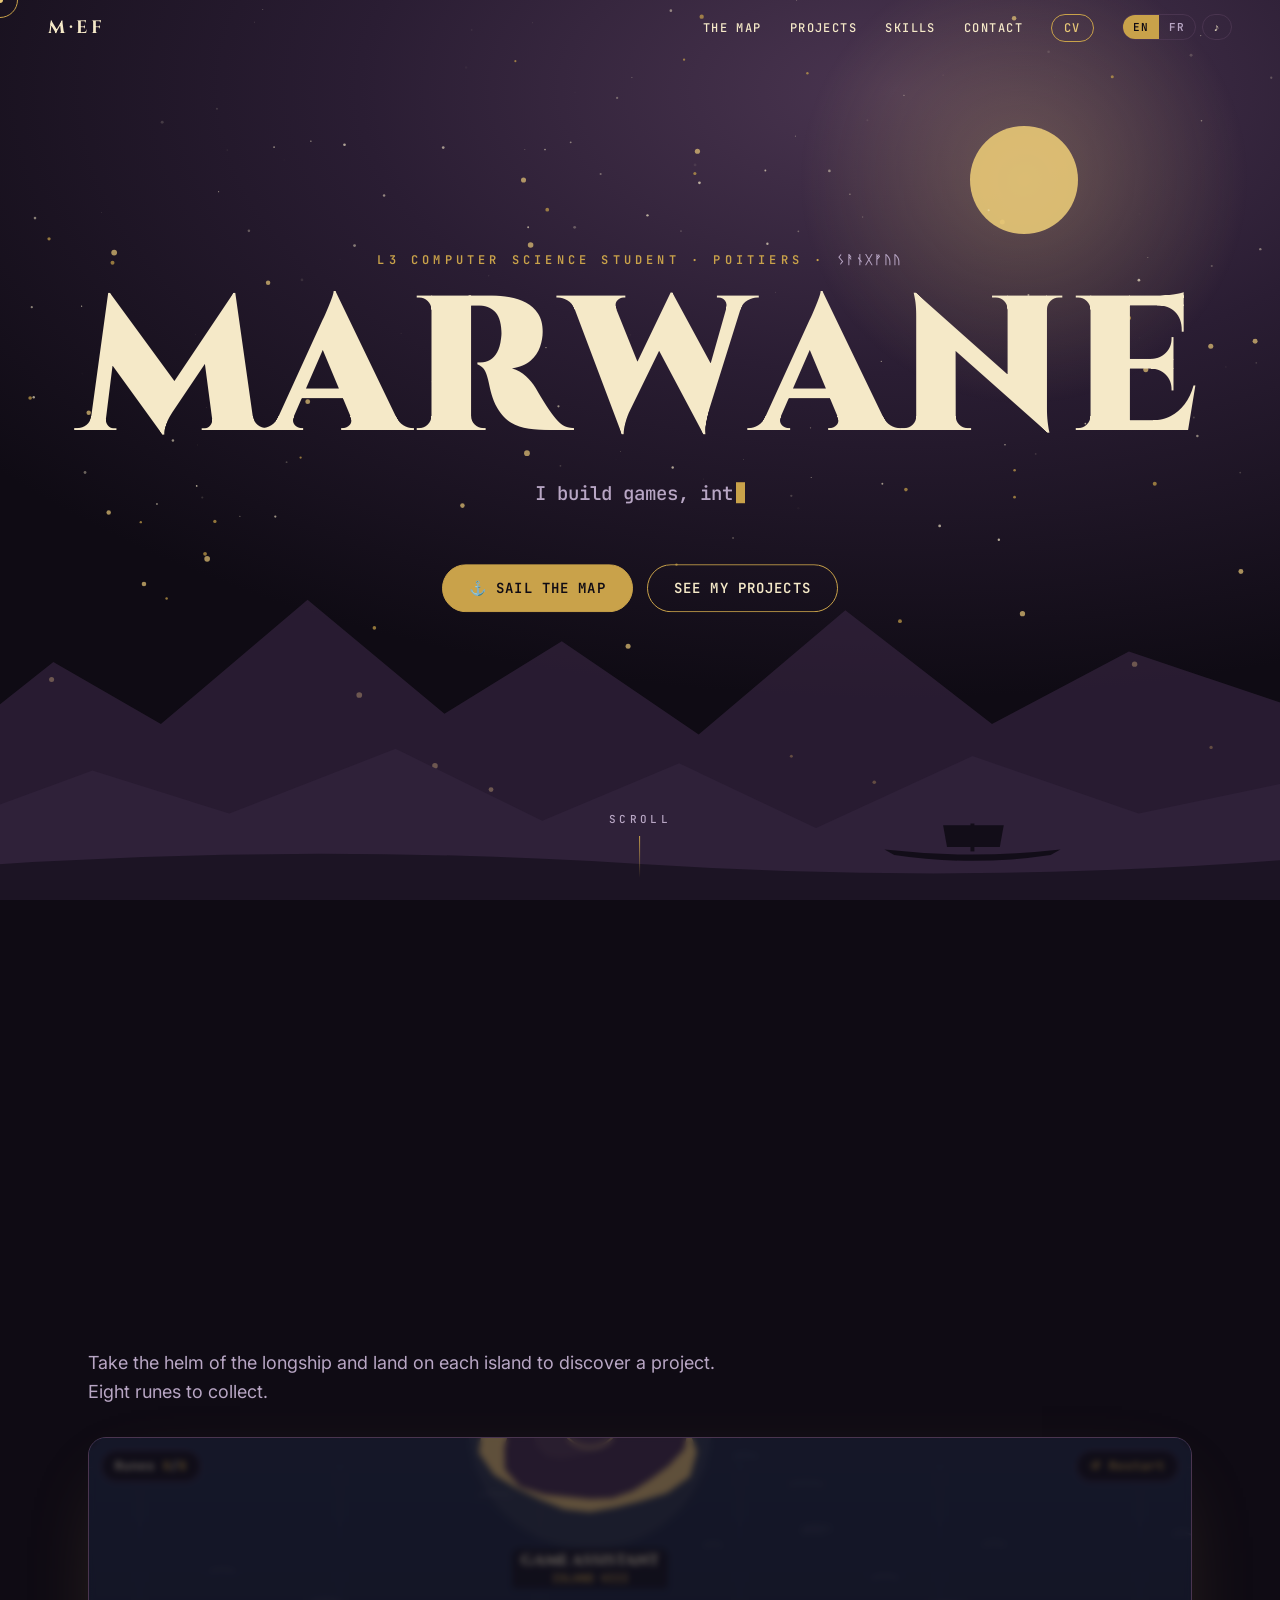
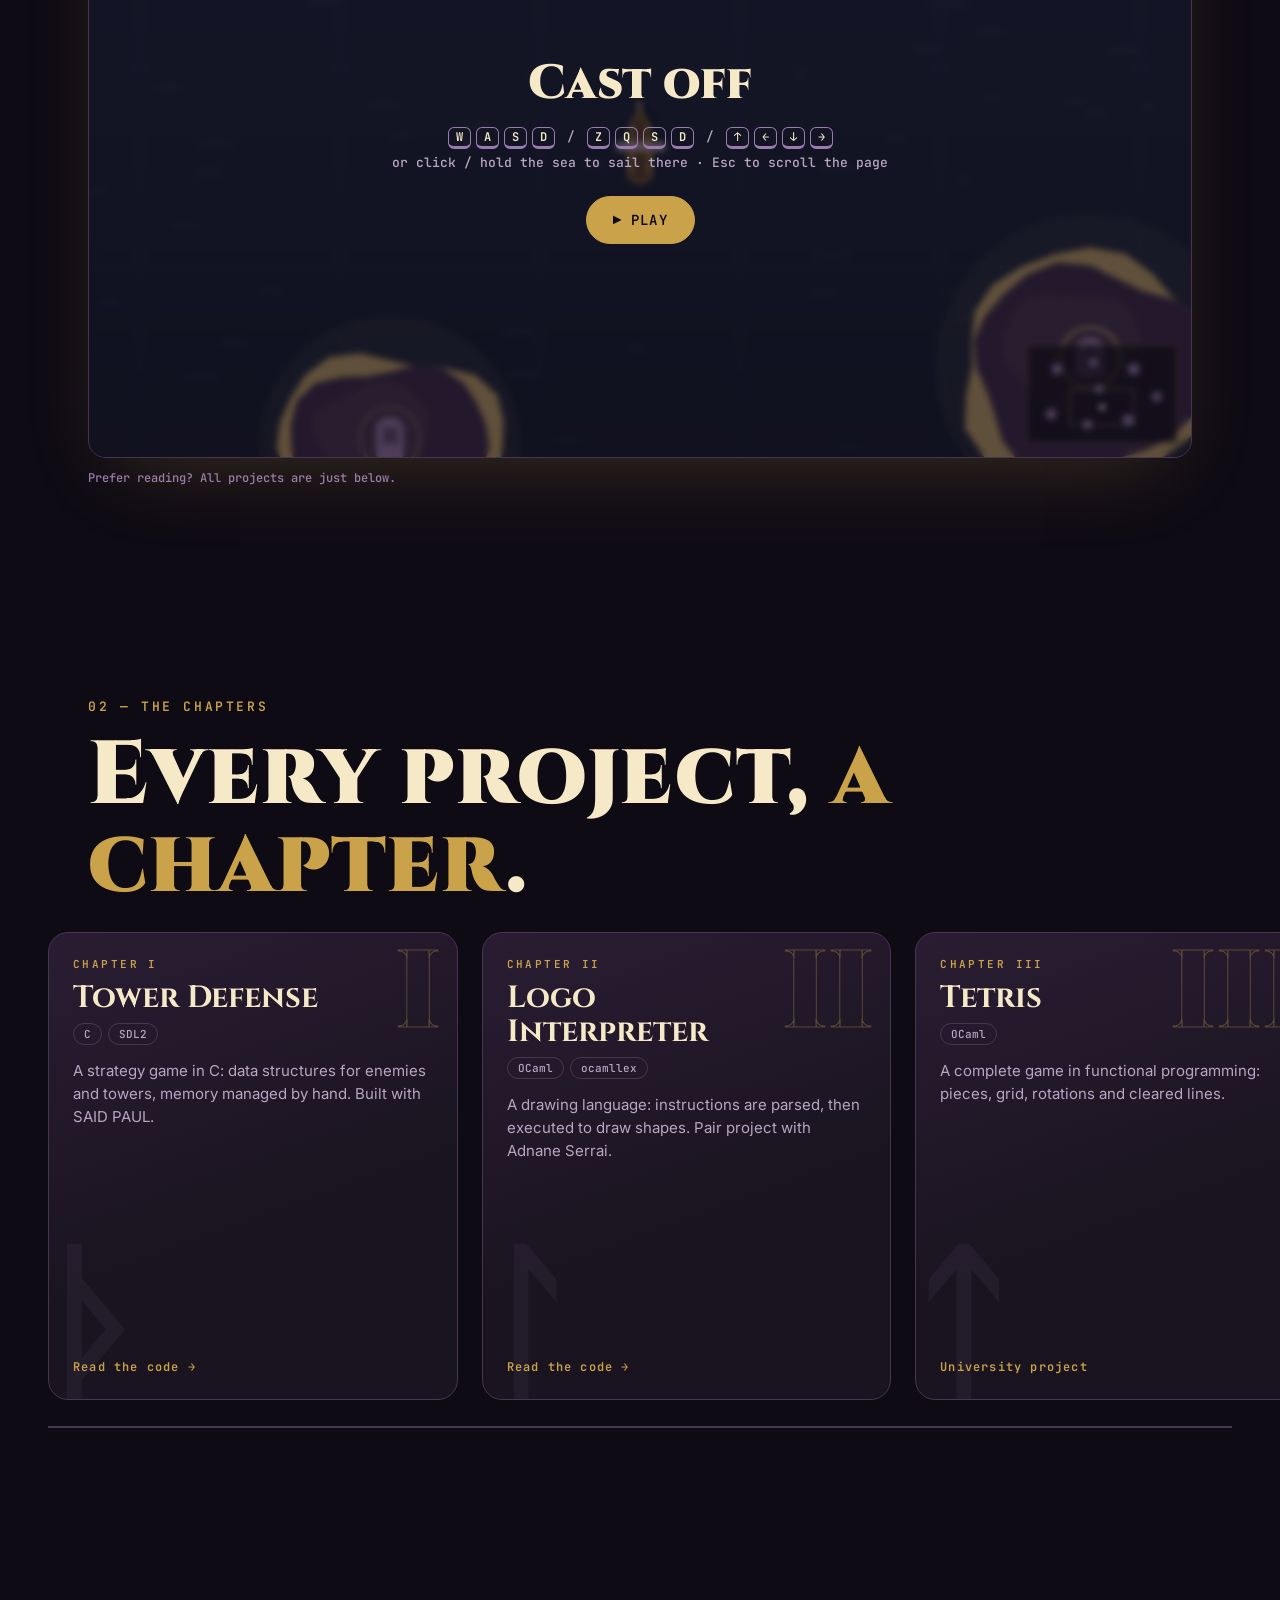
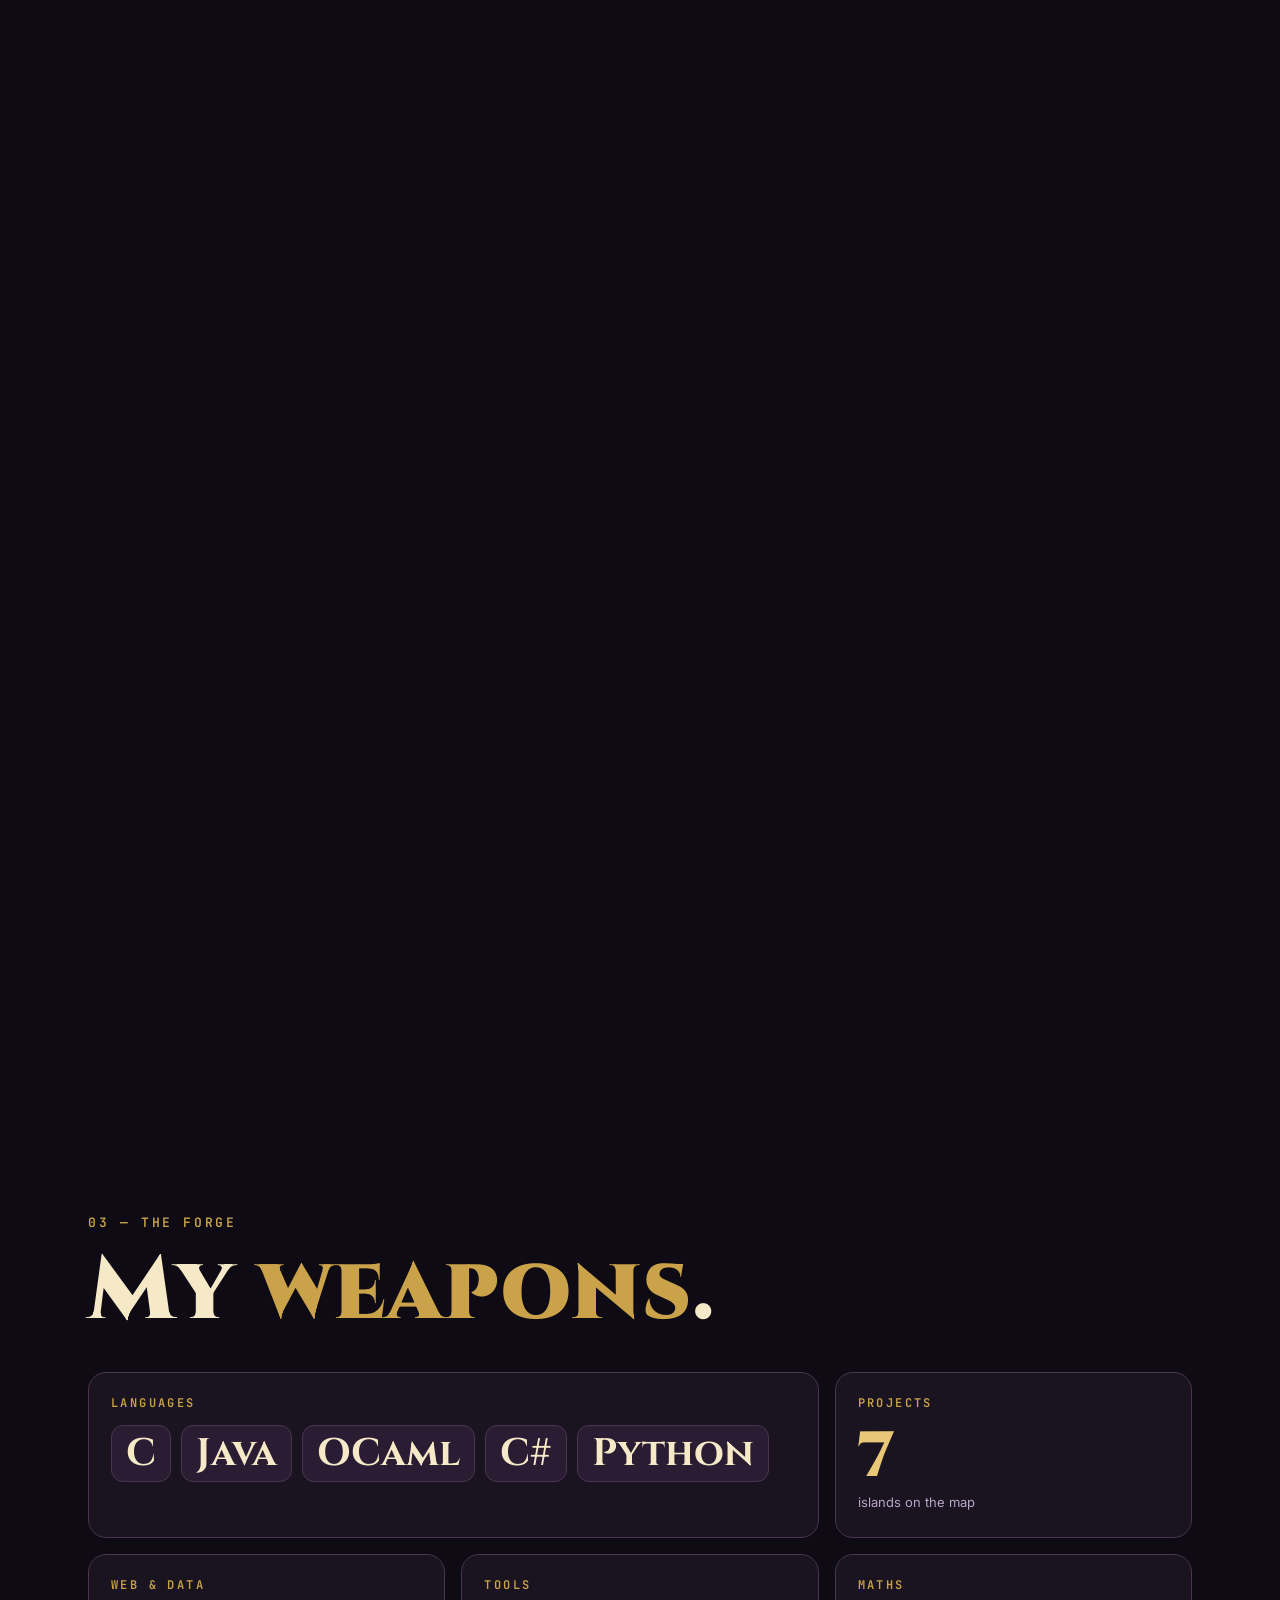
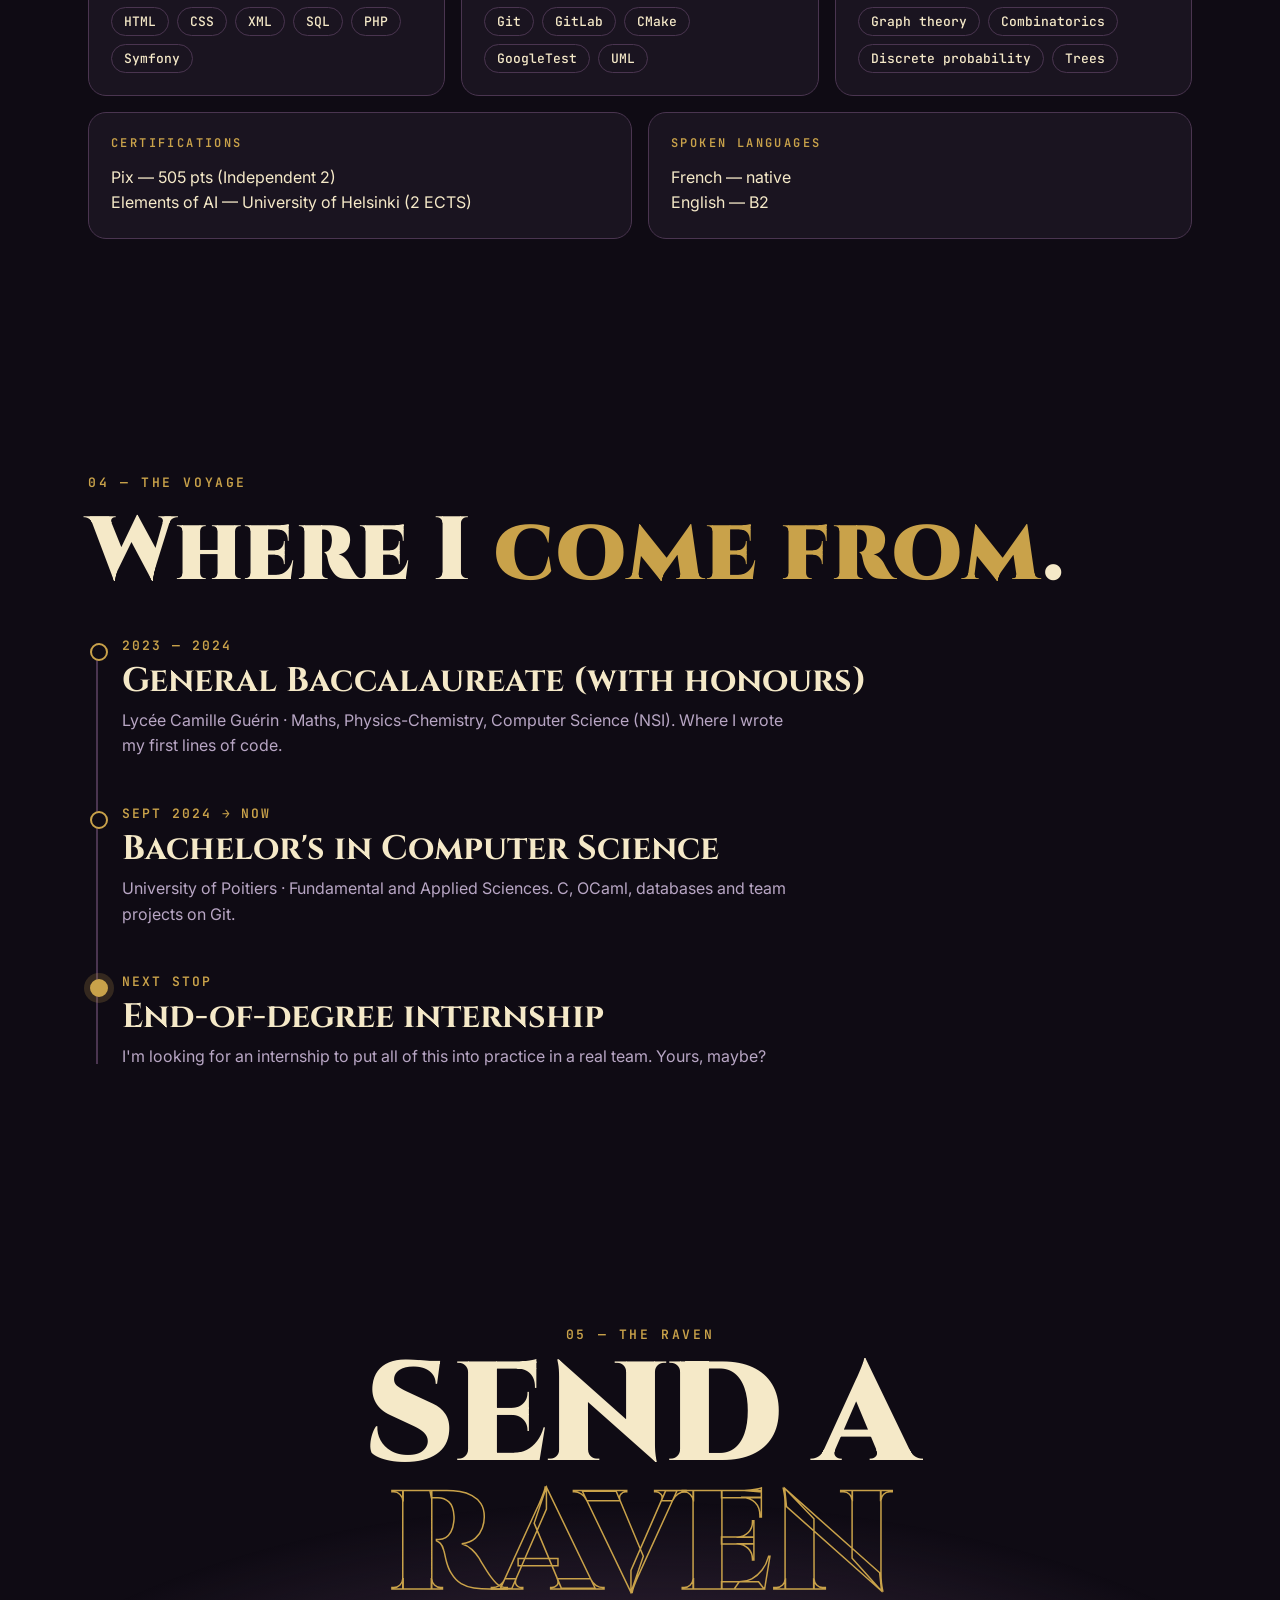
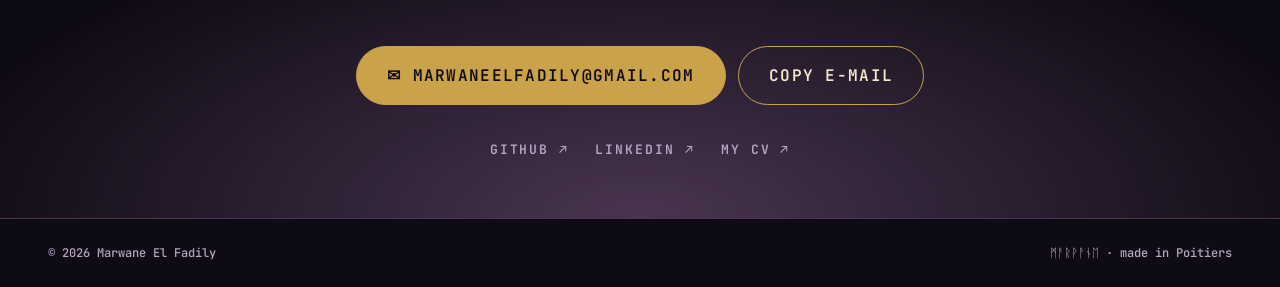
<file: index.html>
<!doctype html>
<html lang="en">
<head>
<meta charset="utf-8">
<meta name="viewport" content="width=device-width, initial-scale=1">
<title>Marwane El Fadily — Saga</title>
<meta name="description" content="Playable portfolio of Marwane El Fadily, third-year computer science student in Poitiers, looking for an internship.">
<meta name="theme-color" content="#0f0b14">
<meta property="og:title" content="Marwane El Fadily — Saga">
<meta property="og:description" content="A playable portfolio: sail between islands to discover my projects.">
<meta property="og:type" content="website">
<meta property="og:url" content="https://sangfuu.github.io/">
<link rel="canonical" href="https://sangfuu.github.io/">
<link rel="icon" href="assets/favicon.svg" type="image/svg+xml">
<link rel="preconnect" href="https://fonts.googleapis.com">
<link rel="preconnect" href="https://fonts.gstatic.com" crossorigin>
<link href="https://fonts.googleapis.com/css2?family=Cinzel:wght@500;700;900&family=Inter:wght@400;500;600&family=JetBrains+Mono:wght@400;600&display=swap" rel="stylesheet">
<style>
:root{
  --night:#0f0b14; --night2:#1a1420; --plum:#2a1d33; --violet:#4a3550; --lilac:#9a7bb0; --lilac2:#b8a6c4;
  --gold:#c9a24a; --gold2:#e8c877; --cream:#f5e9c8; --sea:#141a2e;
  --serif:"Cinzel","Trajan Pro",Georgia,serif; --sans:"Inter",system-ui,sans-serif; --mono:"JetBrains Mono",Consolas,monospace;
}
*{box-sizing:border-box;margin:0;padding:0}
html{scroll-behavior:smooth;overflow-x:hidden;overflow-x:clip}
body{background:var(--night);color:var(--cream);font:16px/1.6 var(--sans)}
a{color:inherit}
img,svg,canvas{display:block}
button{font:inherit}
::selection{background:var(--gold);color:var(--night)}
:focus-visible{outline:2px solid var(--gold2);outline-offset:3px;border-radius:4px}
.sr{position:absolute;width:1px;height:1px;overflow:hidden;clip:rect(0 0 0 0);white-space:nowrap}
.skip{position:fixed;left:12px;top:-60px;z-index:2000;background:var(--gold);color:var(--night);padding:8px 14px;border-radius:8px;font:600 13px var(--mono);text-decoration:none}
.skip:focus{top:12px}
@media (hover:hover) and (pointer:fine){ body.cursor-on, body.cursor-on a, body.cursor-on button, body.cursor-on canvas{cursor:none} }

/* ---------- cursor ---------- */
.cur,.cur-dot{position:fixed;left:0;top:0;pointer-events:none;z-index:9999;border-radius:50%}
.cur{width:36px;height:36px;margin:-18px 0 0 -18px;border:1.5px solid var(--gold);transition:width .25s,height .25s,margin .25s,background .25s,border-color .25s}
.cur.big{width:70px;height:70px;margin:-35px 0 0 -35px;background:rgba(201,162,74,.12);border-color:var(--gold2)}
.cur-dot{width:6px;height:6px;margin:-3px 0 0 -3px;background:var(--gold2)}

/* ---------- preloader ---------- */
#loader{position:fixed;inset:0;z-index:1000;display:grid;place-items:center;cursor:pointer}
#loader .half{position:absolute;left:0;right:0;height:50%;background:var(--night);transition:transform 1s cubic-bezier(.8,0,.2,1)}
#loader .top{top:0;border-bottom:1px solid var(--violet)} #loader .bot{bottom:0}
#loader.done{pointer-events:none}
#loader.done .top{transform:translateY(-100%)} #loader.done .bot{transform:translateY(100%)}
#loader .inner{position:relative;z-index:2;text-align:center;transition:opacity .4s;padding:0 16px}
#loader.done .inner{opacity:0}
#loadName{font:700 clamp(22px,6vw,64px)/1.15 var(--serif);letter-spacing:.12em;color:var(--cream)}
#loadPct{font:600 14px var(--mono);color:var(--gold);margin-top:18px;letter-spacing:.3em}
#loadSkip{font:500 11px var(--mono);color:var(--lilac);margin-top:10px;letter-spacing:.2em;opacity:.7}

/* ---------- nav ---------- */
nav.top{position:fixed;top:0;left:0;right:0;z-index:50;display:flex;justify-content:space-between;align-items:center;gap:12px;padding:14px clamp(16px,4vw,48px);transition:background .3s,backdrop-filter .3s}
nav.top.solid{background:rgba(15,11,20,.72);backdrop-filter:blur(10px);border-bottom:1px solid rgba(74,53,80,.6)}
nav.top .logo{font:700 18px var(--serif);letter-spacing:.2em;text-decoration:none;color:var(--cream)}
nav.top ul{display:flex;gap:clamp(12px,2.2vw,28px);list-style:none;align-items:center}
nav.top a{text-decoration:none;font:500 12px var(--mono);letter-spacing:.12em;text-transform:uppercase;position:relative;color:var(--cream)}
nav.top ul a::after{content:"";position:absolute;left:0;bottom:-4px;height:1px;width:100%;background:currentColor;transform:scaleX(0);transform-origin:right;transition:transform .35s}
nav.top ul a:hover::after{transform:scaleX(1);transform-origin:left}
nav.top .cv{border:1px solid var(--gold);border-radius:999px;padding:5px 12px;color:var(--gold2)}
nav.top .cv::after{display:none}
.tools{display:flex;gap:6px;align-items:center}
.tbtn{background:transparent;border:1px solid var(--violet);color:var(--cream);border-radius:999px;padding:5px 10px;font:600 11px var(--mono);letter-spacing:.1em;cursor:pointer}
.tbtn[aria-pressed="true"]{background:var(--gold);color:var(--night);border-color:var(--gold)}
.lang{display:inline-flex;border:1px solid var(--violet);border-radius:999px;overflow:hidden}
.lang button{background:transparent;border:0;color:var(--lilac2);padding:5px 10px;font:600 11px var(--mono);letter-spacing:.1em;cursor:pointer}
.lang button[aria-pressed="true"]{background:var(--gold);color:var(--night)}
.burger{display:none}
.mmenu{position:absolute;top:100%;left:0;right:0;background:rgba(15,11,20,.96);backdrop-filter:blur(10px);border-bottom:1px solid var(--violet);display:grid;padding:6px 16px 14px;transform:translateY(-8px);opacity:0;visibility:hidden;transition:transform .25s,opacity .25s,visibility 0s .25s}
.mmenu a{padding:12px 4px;border-bottom:1px solid rgba(74,53,80,.5);font-size:13px!important}
.mmenu a:last-child{border-bottom:0}
nav.top.open .mmenu{transform:none;opacity:1;visibility:visible;transition:transform .25s,opacity .25s}
nav.top.open{background:rgba(15,11,20,.96)}
@media (max-width:820px){nav.top ul li.hide-m{display:none}.burger{display:inline-block}}
@media (min-width:821px){.mmenu{display:none}}
#scrollbar{position:fixed;top:0;left:0;height:2px;width:100%;background:var(--gold);transform-origin:left;transform:scaleX(0);z-index:60;pointer-events:none}
.avatar{width:96px;height:96px;border-radius:50%;margin:0 auto 18px;border:2px solid var(--gold);box-shadow:0 0 0 6px rgba(201,162,74,.15),0 20px 50px -15px rgba(201,162,74,.5);object-fit:cover;background:var(--plum)}
.touch-only{display:none}
@media (pointer:coarse){.touch-only{display:inline}.kbd-only{display:none}}
@media (max-width:420px){nav.top .logo{display:none}}

/* ---------- hero ---------- */
.hero{position:relative;height:100vh;height:100svh;min-height:560px;overflow:hidden;background:radial-gradient(120% 90% at 70% 10%,#4a3550 0%,#2a1d33 35%,#0f0b14 75%)}
#sky{position:absolute;inset:0;width:100%;height:100%}
.mtn{position:absolute;left:-5%;width:110%;bottom:0;will-change:transform}
.hero-txt{position:absolute;left:0;right:0;top:50%;transform:translateY(-55%);text-align:center;padding:0 16px;z-index:3}
.kicker{font:600 12px var(--mono);letter-spacing:.35em;color:var(--gold);text-transform:uppercase;margin-bottom:18px}
.kicker .runes{letter-spacing:.2em;color:var(--lilac2)}
h1.big{font:900 clamp(52px,15vw,210px)/.9 var(--serif);letter-spacing:.02em;color:var(--cream);user-select:none}
h1.big span{display:inline-block;transform:translateY(60%);opacity:0}
.ready h1.big span{transform:none;opacity:1;transition:transform 1s cubic-bezier(.2,.9,.2,1),opacity 1s,color .3s}
.ready h1.big span:hover{color:var(--gold2);transform:translateY(-10px) rotate(-4deg);transition:transform .4s cubic-bezier(.2,1.6,.4,1),color .3s}
.sub{margin-top:22px;font:500 clamp(13px,1.8vw,19px) var(--mono);color:var(--lilac2);min-height:3.2em}
.sub .caret{display:inline-block;width:9px;height:1.1em;background:var(--gold);vertical-align:-3px;margin-left:3px;animation:blink 1s steps(1) infinite}
@keyframes blink{50%{opacity:0}}
.ctas{margin-top:22px;display:flex;gap:14px;justify-content:center;flex-wrap:wrap}
.btn{display:inline-flex;align-items:center;gap:10px;padding:14px 26px;border-radius:999px;font:600 14px var(--mono);letter-spacing:.08em;text-transform:uppercase;text-decoration:none;border:1.5px solid var(--gold);background:transparent;color:var(--cream);transition:background .3s,color .3s,border-color .3s;will-change:transform;cursor:pointer}
.btn.fill{background:var(--gold);color:var(--night)}
.btn:hover{background:var(--gold2);color:var(--night);border-color:var(--gold2)}
.scroll-hint{position:absolute;bottom:22px;left:50%;transform:translateX(-50%);z-index:3;font:500 11px var(--mono);letter-spacing:.3em;color:var(--lilac2);text-align:center}
.scroll-hint i{display:block;width:1px;height:42px;margin:10px auto 0;background:linear-gradient(var(--gold),transparent);animation:drip 1.8s infinite}
@keyframes drip{0%{transform:scaleY(0);transform-origin:top}50%{transform:scaleY(1);transform-origin:top}51%{transform-origin:bottom}100%{transform:scaleY(0);transform-origin:bottom}}
@media (max-height:640px){.scroll-hint{display:none}}

/* ---------- marquee ---------- */
.marquee{border-block:1px solid var(--violet);background:var(--night2);overflow:hidden;white-space:nowrap;padding:18px 0}
.marquee .track{display:inline-flex;gap:40px;padding-right:40px;animation:mq 34s linear infinite;font:700 clamp(22px,3.4vw,40px) var(--serif);letter-spacing:.08em}
.marquee .track span.r{color:var(--gold)}
.marquee:hover .track{animation-play-state:paused}
@keyframes mq{to{transform:translateX(-50%)}}

/* ---------- sections ---------- */
section{position:relative}
.wrap{max-width:1200px;margin:0 auto;padding:0 clamp(16px,4vw,48px)}
.sec-head{margin-bottom:14px}
.sec-num{font:600 13px var(--mono);color:var(--gold);letter-spacing:.2em}
h2.title{font:900 clamp(34px,7vw,92px)/.98 var(--serif);letter-spacing:.01em}
h2.title em{font-style:normal;color:var(--gold)}
.lead{max-width:640px;color:var(--lilac2);font-size:clamp(15px,1.5vw,18px);margin-top:14px}
.reveal{opacity:0;transform:translateY(40px);transition:opacity .9s,transform .9s cubic-bezier(.2,.9,.2,1)}
.reveal.in{opacity:1;transform:none}
.no-js .reveal{opacity:1;transform:none}

/* ---------- game ---------- */
#map{padding:clamp(80px,10vw,140px) 0 clamp(50px,8vw,100px);scroll-margin-top:40px}
.game{position:relative;margin-top:30px;border:1px solid var(--violet);border-radius:18px;overflow:hidden;width:100%;aspect-ratio:16/9;background:var(--sea);box-shadow:0 30px 80px -30px rgba(201,162,74,.25);user-select:none;-webkit-user-select:none}
@media (max-width:700px){.game{aspect-ratio:3/4}}
.game canvas{width:100%;height:100%;touch-action:none;outline:none}
.game:has(canvas:focus-visible){box-shadow:0 0 0 2px var(--gold2),0 30px 80px -30px rgba(201,162,74,.25)}
.hud{position:absolute;top:12px;left:12px;right:12px;display:flex;justify-content:space-between;gap:8px;pointer-events:none;font:600 12px var(--mono);letter-spacing:.08em;flex-wrap:wrap}
.hud .grp{display:flex;gap:8px}
.pill{background:rgba(15,11,20,.78);backdrop-filter:blur(6px);border:1px solid var(--violet);border-radius:999px;padding:7px 13px;pointer-events:auto;white-space:nowrap}
.pill b{color:var(--gold)}
.pill button{all:unset;cursor:pointer;color:var(--gold)}
.pill button:focus-visible{outline:2px solid var(--gold2);outline-offset:2px}
.start{position:absolute;inset:0;display:grid;place-items:center;background:rgba(15,11,20,.55);backdrop-filter:blur(3px);transition:opacity .5s;text-align:center;padding:16px}
.start.off{opacity:0;pointer-events:none;visibility:hidden;transition:opacity .5s,visibility 0s .5s}
.start h3{font:900 clamp(26px,4vw,48px) var(--serif);margin-bottom:8px}
.start p{color:var(--lilac2);font:500 13px/2 var(--mono);margin-bottom:20px}
@media (max-width:700px){.start p{font-size:12px}}
.keys{display:inline-flex;gap:5px;margin:0 4px}
.keys kbd{border:1px solid var(--lilac);border-bottom-width:3px;border-radius:6px;padding:1px 7px;font:600 12px var(--mono);color:var(--cream)}
.card{position:absolute;right:14px;bottom:14px;width:min(360px,calc(100% - 28px));background:rgba(26,20,32,.95);border:1px solid var(--gold);border-radius:14px;padding:16px 18px;transform:translateY(20px) scale(.96);opacity:0;visibility:hidden;transition:transform .35s cubic-bezier(.2,1.3,.4,1),opacity .3s,visibility 0s .35s}
.card.on{transform:none;opacity:1;visibility:visible;transition:transform .35s cubic-bezier(.2,1.3,.4,1),opacity .3s}
.card .ch{font:600 11px var(--mono);letter-spacing:.22em;color:var(--gold)}
.card h4{font:700 21px/1.2 var(--serif);margin:4px 0 2px}
.card .tech{font:500 12px var(--mono);color:var(--lilac2);margin-bottom:8px}
.card p{font-size:14px;line-height:1.5;color:var(--cream);opacity:.92}
.card a{display:inline-block;margin-top:10px;font:600 12px var(--mono);color:var(--gold);text-decoration:none;letter-spacing:.08em}
.card a:hover{color:var(--gold2)}
.card a[hidden]{display:none}
.win{position:absolute;inset:0;display:grid;place-items:center;text-align:center;background:radial-gradient(circle,rgba(74,53,80,.88),rgba(15,11,20,.94));opacity:0;visibility:hidden;transition:opacity .6s,visibility 0s .6s;padding:16px}
.win.on{opacity:1;visibility:visible;transition:opacity .6s}
.win h3{font:900 clamp(28px,5vw,60px) var(--serif);color:var(--gold2)}
.win p{color:var(--lilac2);margin:8px 0 20px;font:500 14px var(--mono)}
.win .row{display:flex;gap:10px;justify-content:center;flex-wrap:wrap}
.game-note{margin-top:12px;font:500 12px var(--mono);color:var(--lilac)}

/* ---------- chapters (horizontal scroll) ---------- */
#chapters{height:var(--h,400vh)}
#chapters .sticky{position:sticky;top:0;height:100vh;height:100svh;overflow:hidden;display:flex;flex-direction:column;justify-content:center;padding-top:50px}
#chapters .rail{display:flex;gap:24px;padding:0 clamp(16px,4vw,48px);will-change:transform;margin-top:24px;width:max-content}
.chap{flex:0 0 clamp(270px,32vw,420px);height:clamp(330px,52vh,470px);border-radius:20px;border:1px solid var(--violet);background:linear-gradient(160deg,#2a1d33,#1a1420 60%);padding:24px;display:flex;flex-direction:column;position:relative;overflow:hidden;transition:transform .2s,border-color .3s;text-decoration:none;color:var(--cream)}
.chap:hover,.chap:focus-visible{border-color:var(--gold)}
.chap .n{font:900 110px/1 var(--serif);color:transparent;-webkit-text-stroke:1px rgba(201,162,74,.35);position:absolute;right:16px;top:6px;pointer-events:none}
.chap .ch{font:600 11px var(--mono);letter-spacing:.22em;color:var(--gold)}
.chap h3{font:700 clamp(23px,2.4vw,31px)/1.1 var(--serif);margin:10px 0 8px;max-width:80%}
.chap .tech{display:flex;gap:6px;flex-wrap:wrap;margin-bottom:14px}
.chap .tech span{font:500 11px var(--mono);border:1px solid var(--violet);border-radius:999px;padding:3px 10px;color:var(--lilac2)}
.chap p{color:var(--lilac2);font-size:15px;line-height:1.55;flex:1}
.chap .go{font:600 12px var(--mono);color:var(--gold);letter-spacing:.1em;position:relative}
.chap .glyph{position:absolute;left:-10px;bottom:-30px;font:900 180px/1 var(--serif);color:rgba(154,123,176,.08);pointer-events:none}
.progress{height:2px;background:var(--violet);margin:26px clamp(16px,4vw,48px) 0;position:relative}
.progress i{position:absolute;left:0;top:0;bottom:0;background:var(--gold);width:0}
@media (max-height:620px){#chapters .sticky{padding-top:60px}.chap{height:300px}}

/* ---------- skills bento ---------- */
#forge{padding:clamp(80px,10vw,140px) 0}
.bento{display:grid;grid-template-columns:repeat(6,1fr);gap:16px;margin-top:36px}
.tile{background:var(--night2);border:1px solid var(--violet);border-radius:18px;padding:22px;position:relative;overflow:hidden}
.tile::before{content:"";position:absolute;inset:0;background:radial-gradient(400px circle at var(--mx,50%) var(--my,50%),rgba(201,162,74,.14),transparent 40%);opacity:0;transition:opacity .3s;pointer-events:none}
.tile:hover::before{opacity:1}
.tile h3{font:600 12px var(--mono);letter-spacing:.2em;color:var(--gold);margin-bottom:14px;text-transform:uppercase}
.t1{grid-column:span 4}.t2,.t3,.t4,.t5{grid-column:span 2}.t6,.t7{grid-column:span 3}
@media (max-width:860px){.bento{grid-template-columns:1fr 1fr}.tile{grid-column:span 2!important}}
.langs{display:flex;flex-wrap:wrap;gap:10px}
.langs span{font:700 clamp(22px,3vw,40px) var(--serif);padding:2px 14px;border-radius:12px;background:#2a1d33;border:1px solid var(--violet);transition:transform .3s,background .3s,color .3s}
.langs span:hover{transform:translateY(-4px) rotate(-2deg);background:var(--gold);color:var(--night)}
.chips{display:flex;flex-wrap:wrap;gap:8px}
.chips span{font:500 13px var(--mono);border:1px solid var(--violet);border-radius:999px;padding:5px 12px}
.big-num{font:900 64px/1 var(--serif);color:var(--gold2)}
.tile small{color:var(--lilac2);font-size:13px}

/* ---------- timeline ---------- */
#voyage{padding:clamp(60px,8vw,120px) 0}
.tl{position:relative;margin-top:40px;padding-left:34px}
.tl::before{content:"";position:absolute;left:8px;top:6px;bottom:6px;width:2px;background:var(--violet)}
.tl .fill{position:absolute;left:8px;top:6px;width:2px;background:var(--gold);height:0}
.step{position:relative;margin-bottom:46px}
.step:last-child{margin-bottom:0}
.step::before{content:"";position:absolute;left:-32px;top:6px;width:14px;height:14px;border-radius:50%;background:var(--night);border:2px solid var(--gold)}
.step .when{font:600 13px var(--mono);color:var(--gold);letter-spacing:.15em}
.step h3{font:700 clamp(22px,3vw,34px) var(--serif);margin:4px 0}
.step p{color:var(--lilac2);max-width:680px}
.step.now::before{background:var(--gold);box-shadow:0 0 0 6px rgba(201,162,74,.2);animation:pulse 2s infinite}
@keyframes pulse{50%{box-shadow:0 0 0 12px rgba(201,162,74,0)}}

/* ---------- contact ---------- */
#raven{padding:clamp(90px,12vw,170px) 0 60px;text-align:center;background:radial-gradient(80% 70% at 50% 100%,#4a3550,transparent 70%)}
.huge{font:900 clamp(42px,11vw,160px)/.92 var(--serif);letter-spacing:-.01em;margin-top:10px}
.huge .o{color:transparent;-webkit-text-stroke:1.5px var(--gold)}
.mail{display:flex;gap:12px;justify-content:center;flex-wrap:wrap;margin-top:34px}
.mail .btn{font-size:clamp(12px,1.6vw,16px);padding:18px 30px}
.socials{display:flex;gap:26px;justify-content:center;margin-top:36px;flex-wrap:wrap}
.socials a{font:600 13px var(--mono);letter-spacing:.15em;text-transform:uppercase;text-decoration:none;color:var(--lilac2);transition:color .3s}
.socials a:hover{color:var(--gold2)}
footer{display:flex;justify-content:space-between;flex-wrap:wrap;gap:10px;padding:26px clamp(16px,4vw,48px);border-top:1px solid var(--violet);font:500 12px var(--mono);color:var(--lilac2)}

.toast{position:fixed;left:50%;bottom:22px;transform:translate(-50%,20px);opacity:0;z-index:70;background:var(--night2);border:1px solid var(--gold);color:var(--cream);font:600 12px var(--mono);padding:10px 16px;border-radius:999px;transition:.3s;pointer-events:none}
.toast.on{opacity:1;transform:translate(-50%,0)}

/* ---------- CV viewer ---------- */
.modal{position:fixed;inset:0;z-index:300;display:grid;place-items:center;padding:clamp(10px,3vw,40px);background:rgba(8,6,12,.82);backdrop-filter:blur(6px);opacity:0;visibility:hidden;transition:opacity .3s,visibility 0s .3s}
.modal.on{opacity:1;visibility:visible;transition:opacity .3s}
.modal-box{width:min(920px,100%);height:min(92vh,1200px);display:flex;flex-direction:column;background:var(--night2);border:1px solid var(--gold);border-radius:16px;overflow:hidden;transform:translateY(20px) scale(.97);transition:transform .35s cubic-bezier(.2,1.2,.4,1);box-shadow:0 40px 100px -30px rgba(201,162,74,.35)}
.modal.on .modal-box{transform:none}
.modal-head{display:flex;justify-content:space-between;align-items:center;gap:10px;padding:12px 14px 12px 20px;border-bottom:1px solid var(--violet)}
.modal-head span{font:700 15px var(--serif);letter-spacing:.08em}
.modal-head div{display:flex;gap:8px;align-items:center}
.modal-head a.dl{font:600 12px var(--mono);letter-spacing:.08em;text-decoration:none;background:var(--gold);color:var(--night);border-radius:999px;padding:7px 14px}
.modal-head a.dl:hover{background:var(--gold2)}
.modal iframe{flex:1;width:100%;border:0;background:#fff}

/* ---------- chapters: native swipe on phones ---------- */
@media (max-width:700px){
  #chapters{height:auto!important;padding:clamp(70px,14vw,110px) 0 40px}
  #chapters .sticky{position:static;height:auto;padding-top:0;overflow:visible}
  #chapters .rail{width:auto;transform:none!important;overflow-x:auto;scroll-snap-type:x mandatory;-webkit-overflow-scrolling:touch;scrollbar-width:none;padding-bottom:6px;scroll-padding:0 16px}
  #chapters .rail::-webkit-scrollbar{display:none}
  .chap{flex-basis:82%;height:auto;min-height:340px;scroll-snap-align:start}
  .swipe-hint{display:block!important}
}
.swipe-hint{display:none;margin-top:10px;font:500 12px var(--mono);color:var(--lilac)}

/* ---------- easter egg ---------- */
#runeRain{position:fixed;inset:0;width:100%;height:100%;z-index:250;pointer-events:none}
body.valhalla h1.big span{color:var(--gold2);text-shadow:0 0 30px rgba(232,200,119,.55)}
body.valhalla .marquee{background:linear-gradient(90deg,#2a1d33,#4a3a1f,#2a1d33)}

@media (prefers-reduced-motion:reduce){
  html{scroll-behavior:auto}
  *,*::before,*::after{animation:none!important;transition:none!important}
  .reveal{opacity:1;transform:none}
  h1.big span{opacity:1;transform:none}
}
</style>
</head>
<body class="no-js">
<a class="skip" href="#main" data-i18n="skip">Skip to content</a>

<div id="loader" aria-hidden="true">
  <div class="half top"></div><div class="half bot"></div>
  <div class="inner"><div id="loadName">ᛗᚨᚱᚹᚨᚾᛖ</div><div id="loadPct">000</div><div id="loadSkip" data-i18n="loadSkip">click to skip</div></div>
</div>

<nav class="top" id="nav" aria-label="Main">
  <a class="logo" href="#top">M·EF</a>
  <ul>
    <li class="hide-m"><a href="#map" data-i18n="navMap">The map</a></li>
    <li class="hide-m"><a href="#chapters" data-i18n="navProjects">Projects</a></li>
    <li class="hide-m"><a href="#forge" data-i18n="navSkills">Skills</a></li>
    <li class="hide-m"><a href="#raven" data-i18n="navContact">Contact</a></li>
    <li><a class="cv cv-open" href="assets/CV_Marwane_EL_FADILY.pdf" target="_blank" rel="noopener">CV</a></li>
    <li class="tools">
      <div class="lang" role="group" aria-label="Language / Langue">
        <button type="button" data-lang="en" aria-pressed="true">EN</button>
        <button type="button" data-lang="fr" aria-pressed="false">FR</button>
      </div>
      <button class="tbtn" id="soundBtn" type="button" aria-pressed="false" title="Sound">♪</button>
      <button class="tbtn burger" id="burger" type="button" aria-expanded="false" aria-controls="mmenu" aria-label="Menu">☰</button>
    </li>
  </ul>
  <div class="mmenu" id="mmenu">
    <a href="#map" data-i18n="navMap">The map</a>
    <a href="#chapters" data-i18n="navProjects">Projects</a>
    <a href="#forge" data-i18n="navSkills">Skills</a>
    <a href="#voyage" data-i18n="navVoyage">Journey</a>
    <a href="#raven" data-i18n="navContact">Contact</a>
  </div>
</nav>
<div id="scrollbar" aria-hidden="true"></div>

<!-- ================= HERO ================= -->
<header class="hero" id="top">
  <canvas id="sky" aria-hidden="true"></canvas>
  <svg class="mtn" data-depth="0.02" viewBox="0 0 1440 400" preserveAspectRatio="none" style="height:46%" aria-hidden="true"><path d="M0 260 L120 170 L230 230 L380 110 L520 220 L640 150 L780 240 L930 120 L1080 230 L1220 160 L1440 230 L1440 400 L0 400Z" fill="#3e2b4a" opacity=".55"/></svg>
  <svg class="mtn" data-depth="0.05" viewBox="0 0 1440 400" preserveAspectRatio="none" style="height:32%" aria-hidden="true"><path d="M0 300 L160 220 L300 280 L470 190 L620 290 L760 210 L900 300 L1060 200 L1230 280 L1440 220 L1440 400 L0 400Z" fill="#2f2139"/></svg>
  <svg class="mtn" data-depth="0.09" viewBox="0 0 1440 400" preserveAspectRatio="none" style="height:20%" aria-hidden="true"><path d="M0 330 Q360 270 720 320 T1440 300 L1440 400 L0 400Z" fill="#1c1424"/><g transform="translate(1060 300)" fill="#120d18"><path d="M-80 0 Q0 26 80 0 L90 -12 Q0 10 -90 -12Z"/><rect x="-2" y="-70" width="4" height="62"/><path d="M-30 -66 L32 -66 L28 -18 L-26 -18Z"/></g></svg>
  <div class="hero-txt">
    <p class="kicker"><span data-i18n="kicker">L3 Computer Science student · Poitiers</span> · <span class="runes" aria-hidden="true">ᛊᚨᚾᚷᚠᚢᚢ</span></p>
    <h1 class="big" id="bigName" aria-label="Marwane El Fadily">MARWANE</h1>
    <p class="sub" aria-live="off"><span id="typed"></span><span class="caret" aria-hidden="true"></span></p>
    <div class="ctas">
      <a class="btn fill mag" href="#map" data-i18n="ctaMap">⚓ Sail the map</a>
      <a class="btn mag" href="#chapters" data-i18n="ctaProjects">See my projects</a>
    </div>
  </div>
  <div class="scroll-hint" aria-hidden="true">SCROLL<i></i></div>
</header>

<div class="marquee" aria-hidden="true"><div class="track" id="mq"></div></div>

<main id="main">
<!-- ================= GAME ================= -->
<section id="map" aria-labelledby="mapTitle">
  <div class="wrap">
    <div class="sec-head reveal"><span class="sec-num" data-i18n="mapNum">01 — THE MAP</span></div>
    <h2 class="title reveal" id="mapTitle" data-i18n-html="mapTitle">My projects are <em>islands</em>.</h2>
    <p class="lead reveal" data-i18n="mapLead">Take the helm of the longship and land on each island to discover a project. Eight runes to collect.</p>
    <div class="game reveal" id="game">
      <canvas id="gc" tabindex="0" aria-label="Mini-game: sail between the project islands" aria-describedby="gameNote"></canvas>
      <div class="hud">
        <div class="grp"><span class="pill"><span data-i18n="runes">Runes</span> <b id="score">0</b>/<b id="total">8</b></span></div>
        <div class="grp"><span class="pill"><button id="resetBtn" type="button" data-i18n="restart">↺ Restart</button></span></div>
      </div>
      <div class="start" id="startScreen">
        <div>
          <h3 data-i18n="castOff">Cast off</h3>
          <p class="touch-only" data-i18n="touchHint">Touch and hold the sea: the longship follows your finger.</p>
          <p class="kbd-only">
            <span class="keys"><kbd>W</kbd><kbd>A</kbd><kbd>S</kbd><kbd>D</kbd></span> /
            <span class="keys"><kbd>Z</kbd><kbd>Q</kbd><kbd>S</kbd><kbd>D</kbd></span> /
            <span class="keys"><kbd>↑</kbd><kbd>←</kbd><kbd>↓</kbd><kbd>→</kbd></span><br>
            <span data-i18n="orTap">or click / hold the sea to sail there · Esc to scroll the page</span>
          </p>
          <button class="btn fill mag" id="playBtn" type="button" data-i18n="play">▶ Play</button>
        </div>
      </div>
      <div class="card" id="card" aria-live="polite">
        <div class="ch" id="cCh"></div>
        <h4 id="cTitle"></h4>
        <div class="tech" id="cTech"></div>
        <p id="cText"></p>
        <a id="cLink" href="#" target="_blank" rel="noopener" data-i18n="viewCode">View the code →</a>
      </div>
      <div class="win" id="win">
        <div>
          <h3 data-i18n="winTitle">Saga complete ᛟ</h3>
          <p data-i18n="winText">You found all 8 runes. Now send me a raven.</p>
          <div class="row">
            <a class="btn fill" href="#raven" data-i18n="contactMe">Contact me</a>
            <button class="btn" id="againBtn" type="button" data-i18n="again">Sail again</button>
          </div>
        </div>
      </div>
    </div>
    <p class="game-note" id="gameNote" data-i18n="gameNote">Prefer reading? All projects are just below.</p>
  </div>
</section>

<!-- ================= CHAPTERS ================= -->
<section id="chapters" aria-labelledby="chapTitle">
  <div class="sticky">
    <div class="wrap">
      <div class="sec-head"><span class="sec-num" data-i18n="chapNum">02 — THE CHAPTERS</span></div>
      <h2 class="title" id="chapTitle" data-i18n-html="chapTitle">Every project, <em>a chapter</em>.</h2>
    </div>
    <div class="rail" id="rail"></div>
    <div class="wrap"><p class="swipe-hint" data-i18n="swipe">Swipe to see every chapter →</p></div>
    <div class="progress" aria-hidden="true"><i id="prog"></i></div>
  </div>
</section>

<!-- ================= SKILLS ================= -->
<section id="forge" aria-labelledby="forgeTitle">
  <div class="wrap">
    <div class="sec-head reveal"><span class="sec-num" data-i18n="forgeNum">03 — THE FORGE</span></div>
    <h2 class="title reveal" id="forgeTitle" data-i18n-html="forgeTitle">My <em>weapons</em>.</h2>
    <div class="bento">
      <div class="tile t1 reveal"><h3 data-i18n="tLangs">Languages</h3><div class="langs"><span>C</span><span>Java</span><span>OCaml</span><span>C#</span><span>Python</span></div></div>
      <div class="tile t2 reveal"><h3 data-i18n="tProjects">Projects</h3><div class="big-num" id="projCount">0</div><small data-i18n="tProjectsSub">islands on the map</small></div>
      <div class="tile t3 reveal"><h3 data-i18n="tWeb">Web &amp; data</h3><div class="chips"><span>HTML</span><span>CSS</span><span>XML</span><span>SQL</span><span>PHP</span><span>Symfony</span></div></div>
      <div class="tile t4 reveal"><h3 data-i18n="tTools">Tools</h3><div class="chips"><span>Git</span><span>GitLab</span><span>CMake</span><span>GoogleTest</span><span>UML</span></div></div>
      <div class="tile t5 reveal"><h3 data-i18n="tMaths">Maths</h3><div class="chips"><span data-i18n="m1">Graph theory</span><span data-i18n="m2">Combinatorics</span><span data-i18n="m3">Discrete probability</span><span data-i18n="m4">Trees</span></div></div>
      <div class="tile t6 reveal"><h3 data-i18n="tCerts">Certifications</h3><p data-i18n-html="certs">Pix — 505 pts (Independent 2)<br>Elements of AI — University of Helsinki (2 ECTS)</p></div>
      <div class="tile t7 reveal"><h3 data-i18n="tSpoken">Spoken languages</h3><p data-i18n-html="spoken">French — native<br>English — B2</p></div>
    </div>
  </div>
</section>

<!-- ================= TIMELINE ================= -->
<section id="voyage" aria-labelledby="voyTitle">
  <div class="wrap">
    <div class="sec-head reveal"><span class="sec-num" data-i18n="voyNum">04 — THE VOYAGE</span></div>
    <h2 class="title reveal" id="voyTitle" data-i18n-html="voyTitle">Where I <em>come from</em>.</h2>
    <div class="tl" id="tl">
      <i class="fill" id="tlFill"></i>
      <div class="step reveal"><div class="when">2023 — 2024</div><h3 data-i18n="s1t">General Baccalaureate (with honours)</h3><p data-i18n="s1p">Lycée Camille Guérin · Maths, Physics-Chemistry, Computer Science (NSI). Where I wrote my first lines of code.</p></div>
      <div class="step reveal"><div class="when" data-i18n="s2w">SEPT 2024 → NOW</div><h3 data-i18n="s2t">Bachelor's in Computer Science</h3><p data-i18n="s2p">University of Poitiers · Fundamental and Applied Sciences. C, OCaml, databases and team projects on Git.</p></div>
      <div class="step now reveal"><div class="when" data-i18n="s3w">NEXT STOP</div><h3 data-i18n="s3t">End-of-degree internship</h3><p data-i18n="s3p">I'm looking for an internship to put all of this into practice in a real team. Yours, maybe?</p></div>
    </div>
  </div>
</section>

<!-- ================= CONTACT ================= -->
<section id="raven" aria-labelledby="ravenTitle">
  <div class="wrap">
    <img class="avatar reveal" src="https://github.com/SangFuu.png?size=192" alt="Marwane El Fadily" width="96" height="96" loading="lazy" onerror="this.remove()">
    <p class="sec-num reveal" data-i18n="ravenNum">05 — THE RAVEN</p>
    <h2 class="huge reveal" id="ravenTitle" data-i18n-html="ravenTitle">SEND A<br><span class="o">RAVEN</span></h2>
    <div class="mail reveal">
      <a class="btn fill mag" href="mailto:marwaneelfadily@gmail.com">✉ marwaneelfadily@gmail.com</a>
      <button class="btn mag" id="copyBtn" type="button" data-i18n="copy">Copy e-mail</button>
    </div>
    <div class="socials reveal">
      <a href="https://github.com/SangFuu" target="_blank" rel="noopener">GitHub ↗</a>
      <a href="https://www.linkedin.com/in/marwane-el-fadily-8449a1333/" target="_blank" rel="noopener">LinkedIn ↗</a>
      <a class="cv-open" href="assets/CV_Marwane_EL_FADILY.pdf" target="_blank" rel="noopener" data-i18n="cvLink">My CV ↗</a>
    </div>
  </div>
</section>
</main>
<footer><span>© <span id="year">2026</span> Marwane El Fadily</span><span>ᛗᚨᚱᚹᚨᚾᛖ · <span data-i18n="madeIn">made in Poitiers</span></span></footer>
<div class="toast" id="toast" role="status"></div>
<div class="modal" id="cvModal" role="dialog" aria-modal="true" aria-labelledby="cvTitle">
  <div class="modal-box">
    <div class="modal-head">
      <span id="cvTitle">CV · Marwane El Fadily</span>
      <div>
        <a class="dl" href="assets/CV_Marwane_EL_FADILY.pdf" download data-i18n="cvDownload">Download ↓</a>
        <button class="tbtn" id="cvClose" type="button" aria-label="Close">✕</button>
      </div>
    </div>
    <iframe id="cvFrame" title="CV Marwane El Fadily"></iframe>
  </div>
</div>

<script>
'use strict';
document.body.classList.remove('no-js');
const reduce = matchMedia('(prefers-reduced-motion: reduce)').matches;
const fine = matchMedia('(hover:hover) and (pointer:fine)').matches;
const store = { get(k){try{return localStorage.getItem(k)}catch{return null}}, set(k,v){try{localStorage.setItem(k,v)}catch{}} };
const sstore = { get(k){try{return sessionStorage.getItem(k)}catch{return null}}, set(k,v){try{sessionStorage.setItem(k,v)}catch{}} };

/* ================== i18n ================== */
const I18N = {
  en:{
    skip:'Skip to content', loadSkip:'click to skip',
    navMap:'The map', navProjects:'Projects', navSkills:'Skills', navContact:'Contact',
    kicker:'L3 Computer Science student · Poitiers', ctaMap:'⚓ Sail the map', ctaProjects:'See my projects',
    typing:['I build games, interpreters and databases.','Looking for an end-of-degree internship.','Come aboard ↓'],
    mapNum:'01 — THE MAP', mapTitle:'My projects are <em>islands</em>.',
    mapLead:'Take the helm of the longship and land on each island to discover a project. Eight runes to collect.',
    runes:'Runes', restart:'↺ Restart', castOff:'Cast off', orTap:'or click / hold the sea to sail there · Esc to scroll the page', play:'▶ Play',
    viewCode:'View the code →', island:'ISLAND', rune:'RUNE', winTitle:'Saga complete ᛟ',
    winText:'You found all 8 runes. Now send me a raven.', contactMe:'Contact me', again:'Sail again',
    gameNote:'Prefer reading? All projects are just below.',
    navVoyage:'Journey', touchHint:'Touch and hold the sea: the longship follows your finger.',
    chapNum:'02 — THE CHAPTERS', chapTitle:'Every project, <em>a chapter</em>.', chapter:'CHAPTER', readCode:'Read the code →', uniProject:'University project',
    forgeNum:'03 — THE FORGE', forgeTitle:'My <em>weapons</em>.', tLangs:'Languages', tProjects:'Projects', tProjectsSub:'islands on the map',
    tWeb:'Web & data', tTools:'Tools', tMaths:'Maths', m1:'Graph theory', m2:'Combinatorics', m3:'Discrete probability', m4:'Trees',
    tCerts:'Certifications', certs:'Pix — 505 pts (Independent 2)<br>Elements of AI — University of Helsinki (2 ECTS)',
    tSpoken:'Spoken languages', spoken:'French — native<br>English — B2',
    voyNum:'04 — THE VOYAGE', voyTitle:'Where I <em>come from</em>.',
    s1t:'General Baccalaureate (with honours)', s1p:'Lycée Camille Guérin · Maths, Physics-Chemistry, Computer Science (NSI). Where I wrote my first lines of code.',
    s2w:'SEPT 2024 → NOW', s2t:"Bachelor's in Computer Science", s2p:'University of Poitiers · Fundamental and Applied Sciences. C, OCaml, databases and team projects on Git.',
    s3w:'NEXT STOP', s3t:'End-of-degree internship', s3p:"I'm looking for an internship to put all of this into practice in a real team. Yours, maybe?",
    ravenNum:'05 — THE RAVEN', ravenTitle:'SEND A<br><span class="o">RAVEN</span>', copy:'Copy e-mail', copied:'E-mail copied ✓',
    cvLink:'My CV ↗', cvDownload:'Download ↓', closeLbl:'Close', valhalla:'ᛟ Valhalla mode unlocked', swipe:'Swipe to see every chapter →', madeIn:'made in Poitiers', soundOn:'Sound on', soundOff:'Sound off',
    gameLabel:'Mini-game: sail between the project islands', desc:'Playable portfolio of Marwane El Fadily, third-year computer science student in Poitiers, looking for an internship.'
  },
  fr:{
    skip:'Aller au contenu', loadSkip:'clique pour passer',
    navMap:'La carte', navProjects:'Projets', navSkills:'Compétences', navContact:'Contact',
    kicker:'Étudiant L3 Informatique · Poitiers', ctaMap:'⚓ Explorer en bateau', ctaProjects:'Voir mes projets',
    typing:['Je code des jeux, des interpréteurs et des bases de données.','Je cherche un stage de fin de licence.','Monte à bord ↓'],
    mapNum:'01 — LA CARTE', mapTitle:'Mes projets sont des <em>îles</em>.',
    mapLead:'Prends la barre du drakkar et accoste chaque île pour découvrir un projet. Huit runes à récupérer.',
    runes:'Runes', restart:'↺ Recommencer', castOff:'Larguez les amarres', orTap:'ou clique / reste appuyé sur la mer · Échap pour défiler la page', play:'▶ Jouer',
    viewCode:'Voir le code →', island:'ÎLE', rune:'RUNE', winTitle:'Saga complète ᛟ',
    winText:'Tu as trouvé les 8 runes. Il ne reste plus qu’à m’envoyer un corbeau.', contactMe:'Me contacter', again:'Repartir en mer',
    gameNote:'Tu préfères lire ? Tous les projets sont juste en dessous.',
    navVoyage:'Parcours', touchHint:'Reste appuyé sur la mer : le drakkar suit ton doigt.',
    chapNum:'02 — LES CHAPITRES', chapTitle:'Chaque projet, <em>un chapitre</em>.', chapter:'CHAPITRE', readCode:'Lire le code →', uniProject:'Projet de licence',
    forgeNum:'03 — LA FORGE', forgeTitle:'Mes <em>armes</em>.', tLangs:'Langages', tProjects:'Projets', tProjectsSub:'îles sur la carte',
    tWeb:'Web & données', tTools:'Outils', tMaths:'Maths', m1:'Théorie des graphes', m2:'Combinatoire', m3:'Probas discrètes', m4:'Arbres',
    tCerts:'Certifications', certs:'Pix — 505 pts (Indépendant 2)<br>Elements of AI — Univ. d’Helsinki (2 ECTS)',
    tSpoken:'Langues', spoken:'Français — langue maternelle<br>Anglais — B2',
    voyNum:'04 — LE VOYAGE', voyTitle:'D’où je <em>viens</em>.',
    s1t:'Bac général, mention AB', s1p:'Lycée Camille Guérin · Maths, Physique-Chimie, NSI. Là où j’ai écrit mes premières lignes de code.',
    s2w:'SEPT. 2024 → AUJOURD’HUI', s2t:'Licence Informatique', s2p:'Université de Poitiers · Sciences Fondamentales et Appliquées. C, OCaml, bases de données et projets en équipe sur Git.',
    s3w:'PROCHAINE ESCALE', s3t:'Stage de fin de licence', s3p:'Je cherche un stage pour mettre tout ça en pratique dans une vraie équipe. La tienne, peut-être ?',
    ravenNum:'05 — LE CORBEAU', ravenTitle:'ENVOIE UN<br><span class="o">CORBEAU</span>', copy:'Copier l’e-mail', copied:'E-mail copié ✓',
    cvLink:'Mon CV ↗', cvDownload:'Télécharger ↓', closeLbl:'Fermer', valhalla:'ᛟ Mode Valhalla débloqué', swipe:'Glisse pour voir tous les chapitres →', madeIn:'fait à Poitiers', soundOn:'Son activé', soundOff:'Son coupé',
    gameLabel:'Mini-jeu : naviguer entre les îles-projets', desc:'Portfolio jouable de Marwane El Fadily, étudiant en L3 informatique à Poitiers, à la recherche d’un stage.'
  }
};
const PROJECTS = [
  {t:{en:'Tower Defense',fr:'Tower Defense'}, tech:['C','SDL2'], l:'https://github.com/SangFuu/tower-defense', rn:'ᚦ',
   d:{en:'A strategy game in C: data structures for enemies and towers, memory managed by hand. Built with SAID PAUL.',fr:'Jeu de stratégie en C : structures de données pour les ennemis et les tours, mémoire gérée à la main. Fait avec SAID PAUL.'}},
  {t:{en:'Logo Interpreter',fr:'Interpréteur Logo'}, tech:['OCaml','ocamllex'], l:'https://github.com/SangFuu/logo-interpreter', rn:'ᛚ',
   d:{en:'A drawing language: instructions are parsed, then executed to draw shapes. Pair project with Adnane Serrai.',fr:'Un langage de dessin : on analyse les instructions, puis on les exécute pour tracer les figures. En binôme avec Adnane Serrai.'}},
  {t:{en:'Tetris',fr:'Tetris'}, tech:['OCaml'], l:'', rn:'ᛏ',
   d:{en:'A complete game in functional programming: pieces, grid, rotations and cleared lines.',fr:'Jeu complet en programmation fonctionnelle : pièces, grille, rotations et lignes complétées.'}},
  {t:{en:'Battleship',fr:'Bataille navale'}, tech:['OCaml'], l:'', rn:'ᛒ',
   d:{en:'Two-player game: ship placement, grids and shots. Obviously my favourite on this map.',fr:'Jeu à deux joueurs : placement des navires, grilles et tirs. Forcément ma préférée sur cette carte.'}},
  {t:{en:"Santa's Sleigh",fr:'Traîneau du Père Noël'}, tech:['C#','.NET'], l:'https://github.com/SangFuu/santa-workshop', rn:'ᛃ',
   d:{en:'Object-oriented app: designing classes and their relationships, from employees to sleighs.',fr:'Application orientée objet : conception des classes et de leurs relations, des employés jusqu’aux traîneaux.'}},
  {t:{en:'Real Estate DB',fr:'BD agence immobilière'}, tech:['SQL','HSQLDB'], l:'https://github.com/SangFuu/real-estate-database', rn:'ᛞ',
   d:{en:'Data model, table creation and SQL queries for a fictional real estate agency.',fr:'Modèle de données, création des tables et écriture des requêtes pour une agence fictive.'}},
  {t:{en:'Neon Arena',fr:'Neon Arena'}, tech:['C','Terminal'], l:'https://github.com/SangFuu/neon-arena-terminal', rn:'ᚾ',
   d:{en:'Personal project: an arena game in the terminal, four waves of enemies and a boss.',fr:'Projet perso : un jeu d’arène dans le terminal, quatre vagues d’ennemis et un boss.'}},
  {t:{en:'Game Assistant',fr:'Assistant de jeux'}, tech:['C/C++','CMake','Git'], l:'', rn:'ᚨ',
   d:{en:'Score keeper for board and card games, built as a team on Git.',fr:'Compteur de scores pour jeux de plateau et de cartes, développé en équipe sur Git.'}},
];
const ROMAN=['I','II','III','IV','V','VI','VII','VIII'];
let VALHALLA=false;
let LANG = store.get('saga-lang')==='fr' ? 'fr' : 'en';
const T = k => I18N[LANG][k];
const langListeners = [];

function applyLang(lang){
  LANG = lang; store.set('saga-lang',lang);
  document.documentElement.lang = lang;
  document.querySelectorAll('[data-i18n]').forEach(el=>{ const v=T(el.dataset.i18n); if(typeof v==='string') el.textContent=v });
  document.querySelectorAll('[data-i18n-html]').forEach(el=>{ el.innerHTML=T(el.dataset.i18nHtml) });
  document.querySelectorAll('[data-lang]').forEach(b=>b.setAttribute('aria-pressed',String(b.dataset.lang===lang)));
  document.querySelector('meta[name="description"]').content=T('desc');
  document.getElementById('gc').setAttribute('aria-label',T('gameLabel'));
  langListeners.forEach(f=>f());
}
document.querySelectorAll('[data-lang]').forEach(b=>b.addEventListener('click',()=>applyLang(b.dataset.lang)));
document.getElementById('year').textContent=new Date().getFullYear();

/* ================== toast ================== */
const toastEl=document.getElementById('toast'); let toastT;
function toast(msg){ toastEl.textContent=msg; toastEl.classList.add('on'); clearTimeout(toastT); toastT=setTimeout(()=>toastEl.classList.remove('on'),1800) }

/* ================== sound (synthesised, off by default) ================== */
const Sound=(function(){
  let ctx=null, master=null, on=false;
  function init(){
    if(ctx) return; const AC=window.AudioContext||window.webkitAudioContext; if(!AC) return;
    ctx=new AC(); master=ctx.createGain(); master.gain.value=0; master.connect(ctx.destination);
    // ocean: brown noise through a slowly breathing low-pass filter
    const len=ctx.sampleRate*4, buf=ctx.createBuffer(1,len,ctx.sampleRate), d=buf.getChannelData(0); let last=0;
    for(let i=0;i<len;i++){ const w=Math.random()*2-1; last=(last+.02*w)/1.02; d[i]=last*3.2 }
    const src=ctx.createBufferSource(); src.buffer=buf; src.loop=true;
    const lp=ctx.createBiquadFilter(); lp.type='lowpass'; lp.frequency.value=500;
    const lfo=ctx.createOscillator(), lfoG=ctx.createGain(); lfo.frequency.value=.09; lfoG.gain.value=320; lfo.connect(lfoG); lfoG.connect(lp.frequency);
    const g=ctx.createGain(); g.gain.value=.5; src.connect(lp); lp.connect(g); g.connect(master); src.start(); lfo.start();
  }
  function set(v){ on=v; if(v){init(); if(!ctx) return; ctx.resume(); master.gain.setTargetAtTime(.35,ctx.currentTime,.4)} else if(ctx){ master.gain.setTargetAtTime(0,ctx.currentTime,.2) } }
  function chime(){ if(!on||!ctx) return; const t=ctx.currentTime; [523.25,783.99,1046.5].forEach((f,i)=>{ const o=ctx.createOscillator(), g=ctx.createGain(); o.type='triangle'; o.frequency.value=f; g.gain.setValueAtTime(0,t+i*.08); g.gain.linearRampToValueAtTime(.18,t+i*.08+.02); g.gain.exponentialRampToValueAtTime(.001,t+i*.08+.9); o.connect(g); g.connect(ctx.destination); o.start(t+i*.08); o.stop(t+i*.08+1) }) }
  return {set,chime,get on(){return on}};
})();
document.getElementById('soundBtn').addEventListener('click',e=>{ const v=!Sound.on; Sound.set(v); e.currentTarget.setAttribute('aria-pressed',String(v)); toast(v?T('soundOn'):T('soundOff')) });

/* ================== cursor ================== */
if (fine && !reduce){
  document.body.classList.add('cursor-on');
  const c=document.createElement('div'), d=document.createElement('div'); c.className='cur'; d.className='cur-dot'; document.body.append(c,d);
  let mx=-100,my=-100,cx=mx,cy=my, moving=false;
  addEventListener('mousemove',e=>{mx=e.clientX;my=e.clientY;d.style.transform=`translate(${mx}px,${my}px)`; if(!moving){moving=true;requestAnimationFrame(loop)}},{passive:true});
  function loop(){cx+=(mx-cx)*.2;cy+=(my-cy)*.2;c.style.transform=`translate(${cx}px,${cy}px)`; if(Math.abs(mx-cx)+Math.abs(my-cy)>.3) requestAnimationFrame(loop); else moving=false}
  document.addEventListener('mouseover',e=>{ if(e.target.closest('a,button,.chap,canvas')) c.classList.add('big') });
  document.addEventListener('mouseout',e=>{ if(e.target.closest('a,button,.chap,canvas')) c.classList.remove('big') });
  document.addEventListener('mouseleave',()=>{c.style.opacity=0;d.style.opacity=0}); document.addEventListener('mouseenter',()=>{c.style.opacity=1;d.style.opacity=1});
}

/* ================== nav background ================== */
const nav=document.getElementById('nav');
const bar=document.getElementById('scrollbar'); let barTk=false;
addEventListener('scroll',()=>{ nav.classList.toggle('solid',scrollY>40); if(barTk) return; barTk=true; requestAnimationFrame(()=>{ barTk=false;
  const m=document.documentElement.scrollHeight-innerHeight; bar.style.transform=`scaleX(${m>0?Math.min(1,scrollY/m):0})` }) },{passive:true});
const burger=document.getElementById('burger');
function setMenu(open){ nav.classList.toggle('open',open); burger.setAttribute('aria-expanded',String(open)); burger.textContent=open?'✕':'☰' }
burger.addEventListener('click',()=>setMenu(!nav.classList.contains('open')));
document.getElementById('mmenu').addEventListener('click',e=>{ if(e.target.closest('a')) setMenu(false) });
document.addEventListener('click',e=>{ if(nav.classList.contains('open')&&!nav.contains(e.target)) setMenu(false) });
addEventListener('keydown',e=>{ if(e.key==='Escape'&&nav.classList.contains('open')){ setMenu(false); burger.focus() } });

/* ================== typing ================== */
let typingTimer=null, typingStarted=false;
function startTyping(){
  typingStarted=true; clearTimeout(typingTimer);
  const el=document.getElementById('typed'), lines=T('typing');
  if(reduce){ el.textContent=lines[lines.length-1]; return }
  let li=0,ci=0,del=false;
  (function step(){
    const s=lines[li]; el.textContent=s.slice(0,ci);
    if(!del&&ci<s.length){ci++;typingTimer=setTimeout(step,38)}
    else if(!del){ if(li===lines.length-1) return; del=true;typingTimer=setTimeout(step,1400)}
    else if(ci>0){ci--;typingTimer=setTimeout(step,16)}
    else{del=false;li++;typingTimer=setTimeout(step,300)}
  })();
}
langListeners.push(()=>{ if(typingStarted) startTyping() });

/* ================== hero name letters ================== */
(function(){
  const h=document.getElementById('bigName');
  h.innerHTML=[...h.textContent].map((c,i)=>`<span aria-hidden="true" style="transition-delay:${i*60}ms">${c}</span>`).join('');
  setTimeout(()=>h.querySelectorAll('span').forEach(s=>s.style.transitionDelay=''),3200);
})();

/* ================== preloader ================== */
(function(){
  const L=document.getElementById('loader'), N=document.getElementById('loadName'), P=document.getElementById('loadPct');
  const target='MARWANE EL FADILY', pool='ᚠᚢᚦᚨᚱᚲᚷᚹᚺᚾᛁᛃᛇᛈᛉᛊᛏᛒᛖᛗᛚᛜᛞᛟ';
  const dur = reduce||sstore.get('saga-seen') ? 350 : 1700; const t0=performance.now(); let finished=false;
  function finish(){ if(finished) return; finished=true; sstore.set('saga-seen','1'); P.textContent='100'; N.textContent=target;
    L.classList.add('done'); document.body.classList.add('ready'); startTyping(); setTimeout(()=>L.remove(),1100) }
  L.addEventListener('click',finish); addEventListener('keydown',finish,{once:true});
  function tick(now){
    if(finished) return;
    const p=Math.min(1,(now-t0)/dur);
    P.textContent=String(Math.floor(p*100)).padStart(3,'0');
    const k=Math.floor(p*target.length);
    N.textContent=target.split('').map((ch,i)=> ch===' '?' ': i<k?ch: pool[(Math.random()*pool.length)|0]).join('');
    if(p<1) requestAnimationFrame(tick); else setTimeout(finish,200);
  }
  requestAnimationFrame(tick);
})();

/* ================== hero sky ================== */
(function(){
  const cv=document.getElementById('sky'), x=cv.getContext('2d'); let W=0,H=0,dpr=1;
  const stars=[], embers=[];
  function size(){dpr=Math.min(2,devicePixelRatio||1);W=cv.clientWidth;H=cv.clientHeight;cv.width=Math.round(W*dpr);cv.height=Math.round(H*dpr);x.setTransform(dpr,0,0,dpr,0,0)}
  size(); new ResizeObserver(size).observe(cv);
  for(let i=0;i<140;i++) stars.push({x:Math.random(),y:Math.random()*.6,r:Math.random()*1.3+.2,t:Math.random()*6});
  for(let i=0;i<55;i++) embers.push({x:Math.random(),y:Math.random(),v:Math.random()*.0012+.0004,s:Math.random()*2+1,w:Math.random()*6});
  let t=0, vis=true, raf=0;
  new IntersectionObserver(e=>{vis=e[0].isIntersecting; if(vis&&!raf) raf=requestAnimationFrame(draw)}).observe(cv);
  function draw(){
    raf=0; if(!vis||document.hidden) return; t+=.016;
    x.clearRect(0,0,W,H);
    const R=Math.min(W,H);
    const g=x.createRadialGradient(W*.8,H*.2,0,W*.8,H*.2,R*.25); g.addColorStop(0,'rgba(232,200,119,.25)'); g.addColorStop(1,'rgba(232,200,119,0)'); x.fillStyle=g; x.fillRect(0,0,W,H);
    x.fillStyle='rgba(232,200,119,.9)'; x.beginPath(); x.arc(W*.8,H*.2,R*.06,0,7); x.fill();
    x.fillStyle='#f5e9c8';
    for(const s of stars){x.globalAlpha=.35+.35*Math.sin(t*1.5+s.t);x.beginPath();x.arc(s.x*W,s.y*H,s.r,0,7);x.fill()}
    x.globalAlpha=.7;
    for(const e of embers){ if(!reduce) e.y-=e.v; if(e.y<-.05){e.y=1.05;e.x=Math.random()}
      x.fillStyle=e.s>2.2?'#e8c877':'#c9a24a'; x.beginPath(); x.arc(e.x*W+Math.sin(t+e.w)*14,e.y*H,e.s,0,7); x.fill() }
    x.globalAlpha=1;
    if(!reduce) raf=requestAnimationFrame(draw);
  }
  document.addEventListener('visibilitychange',()=>{ if(!document.hidden&&vis&&!raf) raf=requestAnimationFrame(draw) });
  const layers=[...document.querySelectorAll('.mtn')]; let pend=false, ex=0, ey=0;
  if(fine && !reduce) addEventListener('mousemove',e=>{ ex=e.clientX; ey=e.clientY; if(pend) return; pend=true; requestAnimationFrame(()=>{ pend=false; if(scrollY>innerHeight) return;
    const dx=ex-innerWidth/2, dy=ey-innerHeight/2; layers.forEach(l=>{const k=+l.dataset.depth; l.style.transform=`translate(${-dx*k}px,${-dy*k*.4}px)`}) }) },{passive:true});
})();

/* ================== marquee ================== */
(function(){
  const words=['C','OCAML','JAVA','C#','PYTHON','SQL','SYMFONY','GIT','ALGORITHMS','DATA STRUCTURES'];
  const runes=['ᚠ','ᚢ','ᚦ','ᚨ','ᚱ','ᚲ','ᚷ','ᚹ','ᚺ','ᚾ'];
  const one=words.map((w,i)=>`<span>${w}</span><span class="r">${runes[i]}</span>`).join('');
  document.getElementById('mq').innerHTML=one+one;
})();

/* ================== magnetic buttons ================== */
function magnetize(root){ if(!fine||reduce) return; root.querySelectorAll('.mag').forEach(b=>{ if(b.dataset.mag) return; b.dataset.mag=1;
  b.addEventListener('mousemove',e=>{const r=b.getBoundingClientRect();b.style.transform=`translate(${(e.clientX-r.left-r.width/2)*.22}px,${(e.clientY-r.top-r.height/2)*.3}px)`});
  b.addEventListener('mouseleave',()=>b.style.transform=''); }) }
magnetize(document);

/* ================== reveal ================== */
const io=new IntersectionObserver(es=>es.forEach(e=>{ if(e.isIntersecting){e.target.classList.add('in');io.unobserve(e.target)} }),{threshold:.12,rootMargin:'0px 0px -5% 0px'});
document.querySelectorAll('.reveal').forEach(el=>io.observe(el));

/* ================== counter ================== */
(function(){
  const el=document.getElementById('projCount'), n=PROJECTS.length;
  new IntersectionObserver((es,o)=>{ if(!es[0].isIntersecting) return; o.disconnect();
    if(reduce){el.textContent=n;return} const t0=performance.now();
    (function f(now){const p=Math.min(1,(now-t0)/1200); el.textContent=Math.round(n*(1-Math.pow(1-p,3))); if(p<1) requestAnimationFrame(f)})(t0);
  }).observe(el);
})();

/* ================== bento glow ================== */
document.querySelectorAll('.tile').forEach(t=>t.addEventListener('mousemove',e=>{const r=t.getBoundingClientRect();t.style.setProperty('--mx',e.clientX-r.left+'px');t.style.setProperty('--my',e.clientY-r.top+'px')}));

/* ================== copy e-mail ================== */
document.getElementById('copyBtn').addEventListener('click',async()=>{
  const mail='marwaneelfadily@gmail.com';
  try{ await navigator.clipboard.writeText(mail) }catch{ const ta=document.createElement('textarea'); ta.value=mail; document.body.append(ta); ta.select(); try{document.execCommand('copy')}catch{} ta.remove() }
  toast(T('copied'));
});

/* ================== chapters ================== */
(function(){
  const rail=document.getElementById('rail'), sec=document.getElementById('chapters'), prog=document.getElementById('prog');
  let maxShift=0;
  function render(){
    rail.innerHTML=PROJECTS.map((p,i)=>`
      <${p.l?'a':'div'} class="chap" ${p.l?`href="${p.l}" target="_blank" rel="noopener"`:'tabindex="0"'}>
        <span class="n" aria-hidden="true">${ROMAN[i]}</span><span class="glyph" aria-hidden="true">${p.rn}</span>
        <span class="ch">${T('chapter')} ${ROMAN[i]}</span>
        <h3>${p.t[LANG]}</h3>
        <div class="tech">${p.tech.map(t=>`<span>${t}</span>`).join('')}</div>
        <p>${p.d[LANG]}</p>
        <span class="go">${p.l?T('readCode'):T('uniProject')}</span>
      </${p.l?'a':'div'}>`).join('');
    bindTilt(); layout();
  }
  const swipeMode=matchMedia('(max-width:700px)');
  function layout(){
    if(swipeMode.matches){ maxShift=0; sec.style.removeProperty('--h'); rail.style.transform=''; railProg(); return }
    maxShift=Math.max(0,rail.scrollWidth-innerWidth); sec.style.setProperty('--h',(innerHeight+maxShift)+'px'); update() }
  function railProg(){ const m=rail.scrollWidth-rail.clientWidth; prog.style.width=(m>0?rail.scrollLeft/m*100:0)+'%' }
  rail.addEventListener('scroll',()=>{ if(swipeMode.matches) railProg() },{passive:true});
  function update(){
    if(swipeMode.matches) return;
    const r=sec.getBoundingClientRect(), max=sec.offsetHeight-innerHeight;
    const p=max>0?Math.min(1,Math.max(0,-r.top/max)):0;
    rail.style.transform=`translate3d(${-p*maxShift}px,0,0)`; prog.style.width=(p*100)+'%';
  }
  function bindTilt(){ if(!fine||reduce) return; rail.querySelectorAll('.chap').forEach(c=>{
    c.addEventListener('mousemove',e=>{const r=c.getBoundingClientRect(); c.style.transform=`perspective(800px) rotateY(${((e.clientX-r.left)/r.width-.5)*10}deg) rotateX(${-((e.clientY-r.top)/r.height-.5)*10}deg)`});
    c.addEventListener('mouseleave',()=>c.style.transform=''); }) }
  // keyboard focus inside the rail: scroll the page so the focused card is visible
  rail.addEventListener('focusin',e=>{ const c=e.target.closest('.chap'); if(!c||maxShift<=0) return; const idx=[...rail.children].indexOf(c);
    const p=Math.min(1,idx/(rail.children.length-1)); scrollTo({top:sec.offsetTop+p*(sec.offsetHeight-innerHeight),behavior:'auto'}) });
  let ticking=false; addEventListener('scroll',()=>{ if(ticking) return; ticking=true; requestAnimationFrame(()=>{ticking=false;update()}) },{passive:true});
  addEventListener('resize',layout);
  if(document.fonts&&document.fonts.ready) document.fonts.ready.then(layout);
  render(); langListeners.push(render);
})();

/* ================== timeline fill ================== */
(function(){
  const tl=document.getElementById('tl'), f=document.getElementById('tlFill'); let tk=false;
  function u(){tk=false; const r=tl.getBoundingClientRect(); const p=Math.min(1,Math.max(0,(innerHeight*.7-r.top)/r.height)); f.style.height=(p*(r.height-12))+'px'}
  addEventListener('scroll',()=>{ if(!tk){tk=true;requestAnimationFrame(u)} },{passive:true}); u();
})();

/* ================== THE GAME ================== */
(function(){
  const cv=document.getElementById('gc'), x=cv.getContext('2d'), box=document.getElementById('game');
  const card=document.getElementById('card'), scoreEl=document.getElementById('score');
  const win=document.getElementById('win'), start=document.getElementById('startScreen');
  const WORLD={w:2600,h:1700}, SPAWN={x:1300,y:1080};
  let W=0,H=0,dpr=1, running=false, visible=false, raf=0;
  const islands=[
    {x:520,y:420,r:120},{x:1150,y:300,r:100},{x:1850,y:420,r:130},{x:2250,y:900,r:110},
    {x:1750,y:1300,r:125},{x:1050,y:1380,r:105},{x:420,y:1200,r:120},{x:1250,y:760,r:95}
  ].map((o,i)=>({...o,p:PROJECTS[i],i,found:false,seed:i*1.7+.4}));
  document.getElementById('total').textContent=islands.length;
  const ship={x:SPAWN.x,y:SPAWN.y,a:-Math.PI/2,v:0};
  const keys={u:false,d:false,l:false,r:false}; let target=null, dragging=false;
  const wake=[], sparks=[], cam={x:0,y:0};
  let current=null, score=0, t=0;

  function size(){ dpr=Math.min(2,devicePixelRatio||1); W=cv.clientWidth; H=cv.clientHeight; if(!W||!H) return;
    cv.width=Math.round(W*dpr); cv.height=Math.round(H*dpr); x.setTransform(dpr,0,0,dpr,0,0); snapCam(); kick() }
  new ResizeObserver(size).observe(cv);
  new IntersectionObserver(e=>{ visible=e[0].isIntersecting; kick() },{threshold:.05}).observe(box);
  document.addEventListener('visibilitychange',()=>{ if(document.hidden) clearKeys(); kick() });

  function play(){ running=true; start.classList.add('off'); cv.focus({preventScroll:true}); kick() }
  function reset(){ islands.forEach(i=>i.found=false); score=0; scoreEl.textContent=0;
    win.classList.remove('on'); Object.assign(ship,{x:SPAWN.x,y:SPAWN.y,a:-Math.PI/2,v:0}); target=null; wake.length=0; sparks.length=0; showCard(null,true); snapCam(); running=false; play() }
  document.getElementById('playBtn').addEventListener('click',play);
  document.getElementById('resetBtn').addEventListener('click',reset);
  document.getElementById('againBtn').addEventListener('click',reset);

  const map={ArrowUp:'u',KeyW:'u',KeyZ:'u',ArrowDown:'d',KeyS:'d',ArrowLeft:'l',KeyA:'l',KeyQ:'l',ArrowRight:'r',KeyD:'r'};
  function clearKeys(){ for(const k in keys) keys[k]=false }
  cv.addEventListener('keydown',e=>{
    if(e.key==='Escape'){ cv.blur(); return }
    if((e.key==='Enter'||e.key===' ') && !running){ e.preventDefault(); play(); return }
    const k=map[e.code]; if(k){ keys[k]=true; target=null; e.preventDefault(); if(!running) play() } });
  cv.addEventListener('keyup',e=>{ const k=map[e.code]; if(k) keys[k]=false });
  cv.addEventListener('blur',clearKeys);
  function toWorld(e){ const r=cv.getBoundingClientRect(); return {x:e.clientX-r.left+cam.x,y:e.clientY-r.top+cam.y} }
  cv.addEventListener('pointerdown',e=>{ if(e.button>0) return; if(!running) play(); dragging=true; target=toWorld(e); try{cv.setPointerCapture(e.pointerId)}catch{} cv.focus({preventScroll:true}) });
  cv.addEventListener('pointermove',e=>{ if(dragging) target=toWorld(e) });
  const endDrag=()=>{dragging=false}; cv.addEventListener('pointerup',endDrag); cv.addEventListener('pointercancel',endDrag);
  langListeners.push(()=>{ if(current) showCard(current,true) });

  function showCard(isl,force){
    if(isl===current&&!force) return; current=isl;
    if(!isl){card.classList.remove('on');return}
    const p=isl.p;
    document.getElementById('cCh').textContent=`${T('island')} ${ROMAN[isl.i]} · ${T('rune')} ${p.rn}`;
    document.getElementById('cTitle').textContent=p.t[LANG];
    document.getElementById('cTech').textContent=p.tech.join(' · ');
    document.getElementById('cText').textContent=p.d[LANG];
    const a=document.getElementById('cLink'); if(p.l){a.href=p.l;a.hidden=false} else a.hidden=true;
    card.classList.add('on');
  }

  const waves=[]; { let s=7; const rnd=()=>(s=(s*16807)%2147483647)/2147483647; for(let i=0;i<420;i++) waves.push({x:rnd()*WORLD.w,y:rnd()*WORLD.h,l:10+rnd()*22,p:rnd()*6}) }

  function burst(is){ if(reduce) return; for(let i=0;i<40;i++){const a=Math.random()*7,s=60+Math.random()*160; sparks.push({x:is.x,y:is.y-is.r*.2,vx:Math.cos(a)*s,vy:Math.sin(a)*s-60,life:1+Math.random()*.6})} }

  function update(dt){
    if(!running) return;
    if(target){
      const dx=target.x-ship.x, dy=target.y-ship.y, d=Math.hypot(dx,dy);
      let da=Math.atan2(dy,dx)-ship.a; da=Math.atan2(Math.sin(da),Math.cos(da));
      ship.a+=Math.max(-2.8*dt,Math.min(2.8*dt,da));
      const facing=Math.cos(da);
      ship.v+=(d>40?280*Math.max(.25,facing):-320)*dt; if(d<25&&!dragging) target=null;
    }
    if(keys.l) ship.a-=2.8*dt; if(keys.r) ship.a+=2.8*dt;
    if(keys.u) ship.v+=340*dt; if(keys.d) ship.v-=380*dt;
    ship.v*=Math.pow(.55,dt); ship.v=Math.max(-70,Math.min(320,ship.v));
    ship.x+=Math.cos(ship.a)*ship.v*dt; ship.y+=Math.sin(ship.a)*ship.v*dt;
    ship.x=Math.max(40,Math.min(WORLD.w-40,ship.x)); ship.y=Math.max(40,Math.min(WORLD.h-40,ship.y));
    let near=null, nd=1e9;
    for(const is of islands){
      const dx=ship.x-is.x, dy=ship.y-is.y, d=Math.hypot(dx,dy)||1, min=is.r+24;
      if(d<min){ ship.x=is.x+dx/d*min; ship.y=is.y+dy/d*min; ship.v*=.4; if(target&&Math.hypot(target.x-is.x,target.y-is.y)<min) target=null }
      if(d<is.r+115 && d<nd){ near=is; nd=d }
    }
    if(near && !near.found){ near.found=true; score++; scoreEl.textContent=score; burst(near); Sound.chime();
      if(score===islands.length){ islands.forEach(burst); setTimeout(()=>{ win.classList.add('on'); magnetize(win) },900) } }
    showCard(near);
    if(Math.abs(ship.v)>30 && wake.length<120 && Math.random()<.6) wake.push({x:ship.x-Math.cos(ship.a)*30,y:ship.y-Math.sin(ship.a)*30,life:1});
    for(const w of wake) w.life-=dt*.9; while(wake.length&&wake[0].life<=0) wake.shift();
    for(let i=sparks.length-1;i>=0;i--){ const p=sparks[i]; p.x+=p.vx*dt; p.y+=p.vy*dt; p.vy+=40*dt; p.life-=dt; if(p.life<=0) sparks.splice(i,1) }
  }

  function snapCam(){ cam.x=clampCamX(ship.x-W/2); cam.y=clampCamY(ship.y-H/2) }
  const clampCamX=v=>Math.max(0,Math.min(Math.max(0,WORLD.w-W),v)), clampCamY=v=>Math.max(0,Math.min(Math.max(0,WORLD.h-H),v));
  function rr(px,py,w,h,r){ x.beginPath(); x.moveTo(px+r,py); x.arcTo(px+w,py,px+w,py+h,r); x.arcTo(px+w,py+h,px,py+h,Math.min(r,4)); x.arcTo(px,py+h,px,py,Math.min(r,4)); x.arcTo(px,py,px+w,py,r); x.closePath() }
  function blob(cx,cy,r,s){ x.beginPath(); for(let i=0;i<=24;i++){const a=i/24*Math.PI*2, k=r*(1+.08*Math.sin(a*3+s)+.05*Math.sin(a*5+s*2)); const px=cx+Math.cos(a)*k, py=cy+Math.sin(a)*k*.85; i?x.lineTo(px,py):x.moveTo(px,py)} x.closePath() }

  function draw(){
    cam.x+=(clampCamX(ship.x-W/2)-cam.x)*.12; cam.y+=(clampCamY(ship.y-H/2)-cam.y)*.12;
    const g=x.createLinearGradient(0,0,0,H); g.addColorStop(0,'#1d2742'); g.addColorStop(1,'#141a2e');
    x.fillStyle=g; x.fillRect(0,0,W,H);
    x.save(); x.translate(-cam.x,-cam.y);
    x.strokeStyle='rgba(154,123,176,.07)'; x.lineWidth=1; x.beginPath();
    for(let gx=0;gx<=WORLD.w;gx+=200){x.moveTo(gx,0);x.lineTo(gx,WORLD.h)}
    for(let gy=0;gy<=WORLD.h;gy+=200){x.moveTo(0,gy);x.lineTo(WORLD.w,gy)} x.stroke();
    x.strokeStyle='rgba(184,166,196,.18)'; x.lineWidth=1.5; x.lineCap='round'; x.beginPath();
    for(const w of waves){ if(w.x<cam.x-40||w.x>cam.x+W+40||w.y<cam.y-20||w.y>cam.y+H+20) continue;
      const o=reduce?0:Math.sin(t*1.5+w.p)*6; x.moveTo(w.x+o,w.y); x.quadraticCurveTo(w.x+o+w.l/2,w.y-4,w.x+o+w.l,w.y) } x.stroke();
    x.strokeStyle='rgba(201,162,74,.35)'; x.setLineDash([8,10]); x.strokeRect(10,10,WORLD.w-20,WORLD.h-20); x.setLineDash([]);
    x.fillStyle='#f5e9c8';
    for(const w of wake){ x.globalAlpha=w.life*.5; x.beginPath(); x.arc(w.x,w.y,(1-w.life)*14+2,0,7); x.fill() } x.globalAlpha=1;
    x.textAlign='center'; x.textBaseline='middle';
    for(const is of islands){
      if(is.x+is.r+120<cam.x||is.x-is.r-120>cam.x+W||is.y+is.r+80<cam.y||is.y-is.r-60>cam.y+H) continue;
      x.fillStyle='rgba(245,233,200,.06)'; x.beginPath(); x.arc(is.x,is.y,is.r+26+Math.sin(t*2+is.seed)*3,0,7); x.fill();
      x.fillStyle='#c2a46a'; blob(is.x,is.y,is.r+8,is.seed); x.fill();
      x.fillStyle=is.found?'#5b7a3a':'#3e2b4a'; blob(is.x,is.y,is.r-6,is.seed+1); x.fill();
      x.fillStyle=is.found?'#7a9a4a':'#4a3550'; blob(is.x-is.r*.15,is.y-is.r*.15,is.r*.55,is.seed+2); x.fill();
      x.fillStyle=is.found?'#e8c877':'#9a7bb0'; rr(is.x-14,is.y-30,28,40,12); x.fill();
      x.fillStyle='#1a1420'; x.font='700 20px "Segoe UI Symbol","Noto Sans Runic",Georgia,serif'; x.fillText(is.p.rn,is.x,is.y-10);
      if(!is.found){ x.globalAlpha=.5+.5*Math.sin(t*3+is.seed); x.strokeStyle='#e8c877'; x.lineWidth=2; x.beginPath(); x.arc(is.x,is.y-10,30,0,7); x.stroke(); x.globalAlpha=1 }
      const fs=W<600?1.25:1, top=is.y+is.r+26;
      x.fillStyle='rgba(15,11,20,.62)'; const label=is.p.t[LANG].toUpperCase(); x.font=`700 ${Math.round(15*fs)}px Cinzel, Georgia, serif`; const lw=x.measureText(label).width+18*fs; rr(is.x-lw/2,top,lw,40*fs,8); x.fill();
      x.fillStyle='#f5e9c8'; x.fillText(label,is.x,top+13*fs);
      x.fillStyle='#c9a24a'; x.font=`600 ${Math.round(11*fs)}px "JetBrains Mono", monospace`; x.fillText(T('island')+' '+ROMAN[is.i],is.x,top+30*fs);
    }
    x.fillStyle='#e8c877'; for(const p of sparks){ x.globalAlpha=Math.max(0,Math.min(1,p.life)); x.fillRect(p.x,p.y,3,3) } x.globalAlpha=1;
    if(target){ x.strokeStyle='#c9a24a'; x.lineWidth=2; x.beginPath(); x.arc(target.x,target.y,10+Math.sin(t*6)*3,0,7); x.stroke() }
    // ship
    x.save(); x.translate(ship.x,ship.y); x.rotate(ship.a);
    x.fillStyle='rgba(0,0,0,.25)'; x.beginPath(); x.ellipse(4,6,36,13,0,0,7); x.fill();
    x.fillStyle='#5a3d2a'; x.beginPath(); x.moveTo(38,0); x.quadraticCurveTo(20,-14,-30,-11); x.lineTo(-36,0); x.lineTo(-30,11); x.quadraticCurveTo(20,14,38,0); x.fill();
    x.strokeStyle='#c9a24a'; x.lineWidth=1.5; x.stroke();
    x.fillStyle='#c9a24a'; x.beginPath(); for(let k=-20;k<=20;k+=10){x.moveTo(k+2.4,-9);x.arc(k,-9,2.4,0,7);x.moveTo(k+2.4,9);x.arc(k,9,2.4,0,7)} x.fill();
    x.fillStyle='#e8c877'; x.beginPath(); x.moveTo(38,0); x.lineTo(46,-4); x.lineTo(44,2); x.fill();
    const sw=reduce?0:Math.sin(t*2)*1.5; x.fillStyle=VALHALLA?'#e8c877':'#f5e9c8'; x.fillRect(-3,-24+sw,8,48); x.fillStyle=VALHALLA?'#8a6d2f':'#9a7bb0'; x.fillRect(-1,-24+sw,4,48);
    x.restore();
    x.restore();
    // compass toward the nearest island not yet found, when it is off-screen
    if(running){ let best=null, bd=1e9; for(const is of islands){ if(is.found) continue; const d=Math.hypot(is.x-ship.x,is.y-ship.y); if(d<bd){bd=d;best=is} }
      if(best){ const sx=best.x-cam.x, sy=best.y-cam.y; if(sx<0||sx>W||sy<0||sy>H){
        const a=Math.atan2(best.y-ship.y,best.x-ship.x), m=30, cx=W/2, cy=H/2;
        const k=Math.min((W/2-m)/Math.abs(Math.cos(a)||1e-6),(H/2-m)/Math.abs(Math.sin(a)||1e-6));
        x.save(); x.translate(cx+Math.cos(a)*k,cy+Math.sin(a)*k); x.rotate(a); x.globalAlpha=.6+.4*Math.sin(t*4);
        x.fillStyle='#e8c877'; x.beginPath(); x.moveTo(14,0); x.lineTo(-8,-9); x.lineTo(-3,0); x.lineTo(-8,9); x.closePath(); x.fill(); x.restore(); x.globalAlpha=1 } } }
    // minimap
    const mw=Math.min(150,W*.24), mh=mw*WORLD.h/WORLD.w, cardOn=card.classList.contains('on');
    if(!cardOn || W>700){
      const mx=cardOn?14:W-mw-14, my=H-mh-14, k=mw/WORLD.w;
      x.fillStyle='rgba(15,11,20,.72)'; x.strokeStyle='rgba(201,162,74,.5)'; x.lineWidth=1; x.fillRect(mx,my,mw,mh); x.strokeRect(mx,my,mw,mh);
      for(const is of islands){x.fillStyle=is.found?'#e8c877':'#9a7bb0'; x.beginPath(); x.arc(mx+is.x*k,my+is.y*k,Math.max(2,is.r*k*.8),0,7); x.fill()}
      x.fillStyle='#fff'; x.beginPath(); x.arc(mx+ship.x*k,my+ship.y*k,3,0,7); x.fill();
      x.strokeStyle='rgba(245,233,200,.5)'; x.strokeRect(mx+cam.x*k,my+cam.y*k,Math.min(mw,W*k),Math.min(mh,H*k));
    }
  }

  let last=0;
  function kick(){ if(!raf && visible && W && !document.hidden){ last=performance.now(); raf=requestAnimationFrame(loop) } }
  function loop(now){
    raf=0; if(!visible||!W||document.hidden) return;
    const dt=Math.min(.05,(now-last)/1000); last=now; t+=dt;
    update(dt); draw(); raf=requestAnimationFrame(loop);
  }
  size(); snapCam();
})();

/* ================== CV viewer ================== */
(function(){
  const m=document.getElementById('cvModal'), f=document.getElementById('cvFrame'), close=document.getElementById('cvClose');
  const phone=matchMedia('(max-width:700px), (pointer:coarse)');
  let back=null;
  function open(e){
    if(phone.matches) return; // phones: the PDF opens in a new tab (most mobile browsers cannot show a PDF inside a page)
    e.preventDefault(); back=document.activeElement;
    if(!f.src) f.src='assets/CV_Marwane_EL_FADILY.pdf#view=FitH';
    m.classList.add('on'); document.documentElement.style.overflow='hidden'; setMenu(false); close.focus();
  }
  function shut(){ if(!m.classList.contains('on')) return; m.classList.remove('on'); document.documentElement.style.overflow=''; if(back&&back.focus) back.focus({preventScroll:true}) }
  document.querySelectorAll('.cv-open').forEach(a=>a.addEventListener('click',open));
  close.addEventListener('click',shut);
  m.addEventListener('click',e=>{ if(e.target===m) shut() });
  addEventListener('keydown',e=>{ if(!m.classList.contains('on')) return;
    if(e.key==='Escape') shut();
    if(e.key==='Tab'){ const items=[...m.querySelectorAll('a,button,iframe')]; const first=items[0], last=items[items.length-1];
      if(e.shiftKey&&document.activeElement===first){e.preventDefault();last.focus()} else if(!e.shiftKey&&document.activeElement===last){e.preventDefault();first.focus()} } });
  langListeners.push(()=>close.setAttribute('aria-label',T('closeLbl')));
})();

/* ================== easter egg: Konami code, or type "odin", or tap the logo 5 times ================== */
(function(){
  const seq=['ArrowUp','ArrowUp','ArrowDown','ArrowDown','ArrowLeft','ArrowRight','ArrowLeft','ArrowRight','b','a'];
  let i=0, typed='', taps=0, tapT=0, busy=false;
  addEventListener('keydown',e=>{
    if(e.target.closest&&e.target.closest('input,textarea')) return;
    const k=e.key.length===1?e.key.toLowerCase():e.key;
    i = k===seq[i] ? i+1 : (k===seq[0]?1:0); if(i===seq.length){ i=0; go() }
    if(k.length===1){ typed=(typed+k).slice(-4); if(typed==='odin') go() }
  });
  document.querySelector('nav.top .logo').addEventListener('click',e=>{ const now=Date.now(); taps = now-tapT<600 ? taps+1 : 1; tapT=now; if(taps>=5){ taps=0; e.preventDefault(); go() } });
  function go(){
    VALHALLA=!VALHALLA; document.body.classList.toggle('valhalla',VALHALLA);
    if(!VALHALLA) return;
    toast(T('valhalla')); Sound.chime();
    if(reduce||busy) return; busy=true;
    const c=document.createElement('canvas'); c.id='runeRain'; document.body.append(c);
    const x=c.getContext('2d'), dpr=Math.min(2,devicePixelRatio||1), W=innerWidth, H=innerHeight; c.width=W*dpr; c.height=H*dpr; x.scale(dpr,dpr);
    const pool='ᚠᚢᚦᚨᚱᚲᚷᚹᚺᚾᛁᛃᛇᛈᛉᛊᛏᛒᛖᛗᛚᛜᛞᛟ', drops=[];
    for(let n=0;n<Math.round(W/14);n++) drops.push({x:Math.random()*W,y:-Math.random()*H,v:120+Math.random()*260,s:14+Math.random()*22,r:pool[(Math.random()*pool.length)|0]});
    const t0=performance.now(); let last=t0;
    (function f(now){ const dt=(now-last)/1000; last=now; const age=(now-t0)/1000;
      x.clearRect(0,0,W,H); x.globalAlpha=age>4.5?Math.max(0,1-(age-4.5)/1.5):1;
      for(const d of drops){ d.y+=d.v*dt; if(d.y>H+30&&age<4){d.y=-30;d.x=Math.random()*W}
        x.font=`700 ${d.s}px "Segoe UI Symbol","Noto Sans Runic",serif`; x.fillStyle=d.s>28?'#e8c877':'#c9a24a'; x.fillText(d.r,d.x,d.y) }
      if(age<6) requestAnimationFrame(f); else { c.remove(); busy=false } })(t0);
  }
})();

/* ================== go ================== */
applyLang(LANG);
</script>
</body>
</html>
</file>
